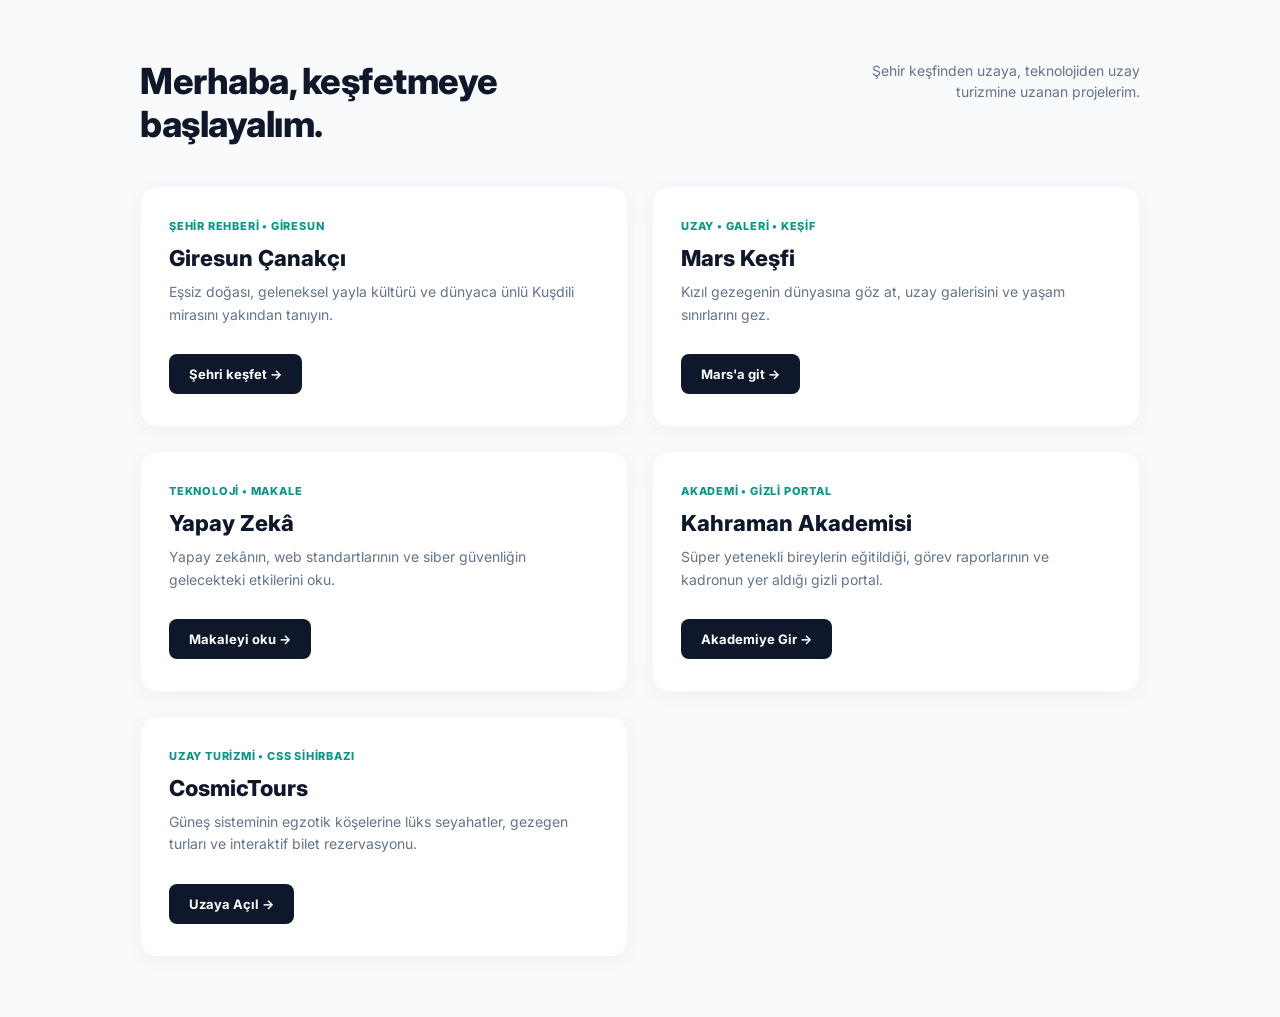
<file: index.html>
<!DOCTYPE html>
<html lang="tr">
<head>
    <meta charset="UTF-8">
    <meta name="viewport" content="width=device-width, initial-scale=1.0">
    <title>Keşfetmeye Başlayalım | Asım Can Karasakal</title>
    <link href="https://fonts.googleapis.com/css2?family=Inter:wght@400;500;600;700;800&display=swap" rel="stylesheet">
    <style>
        * { margin: 0; padding: 0; box-sizing: border-box; font-family: 'Inter', system-ui, sans-serif; }
        body { background-color: #f8fafc; color: #0f172a; padding: 60px 20px; min-height: 100vh; }
        .container { max-width: 1000px; margin: 0 auto; }
        .header-section { display: flex; justify-content: space-between; align-items: flex-start; margin-bottom: 40px; gap: 20px; }
        .header-title h1 { font-size: 36px; font-weight: 800; color: #0f172a; line-height: 1.2; letter-spacing: -0.5px; }
        .header-desc { max-width: 320px; color: #64748b; font-size: 14px; line-height: 1.5; text-align: right; }
        .proje-grid { display: grid; grid-template-columns: repeat(2, 1fr); gap: 24px; }
        .proje-kart { background: #ffffff; border-radius: 16px; padding: 32px 28px; box-shadow: 0 4px 20px rgba(0, 0, 0, 0.04); border: 1px solid #f1f5f9; display: flex; flex-direction: column; justify-content: space-between; transition: transform 0.2s ease, box-shadow 0.2s ease; }
        .proje-kart:hover { transform: translateY(-4px); box-shadow: 0 12px 30px rgba(0, 0, 0, 0.08); }
        .proje-rozet { font-size: 11px; font-weight: 800; color: #0d9488; text-transform: uppercase; letter-spacing: 0.8px; margin-bottom: 12px; display: block; }
        .proje-kart h3 { font-size: 22px; font-weight: 800; color: #0f172a; margin-bottom: 10px; }
        .proje-kart p { font-size: 14px; color: #64748b; line-height: 1.6; margin-bottom: 28px; }
        .main-btn { display: inline-block; align-self: flex-start; background-color: #0f172a; color: #ffffff; text-decoration: none; font-size: 13px; font-weight: 700; padding: 12px 20px; border-radius: 8px; transition: background-color 0.2s ease; }
        .main-btn:hover { background-color: #1e293b; }
        @media (max-width: 768px) {
            .header-section { flex-direction: column; }
            .header-desc { text-align: left; }
            .proje-grid { grid-template-columns: 1fr; }
        }
    </style>
</head>
<body>

    <div class="container">
        <div class="header-section">
            <div class="header-title">
                <h1>Merhaba, keşfetmeye<br>başlayalım.</h1>
            </div>
            <div class="header-desc">
                Şehir keşfinden uzaya, teknolojiden uzay turizmine uzanan projelerim.
            </div>
        </div>

        <div class="proje-grid">
            <!-- Proje 1 -->
            <div class="proje-kart">
                <div>
                    <span class="proje-rozet">ŞEHİR REHBERİ • GİRESUN</span>
                    <h3>Giresun Çanakçı</h3>
                    <p>Eşsiz doğası, geleneksel yayla kültürü ve dünyaca ünlü Kuşdili mirasını yakından tanıyın.</p>
                </div>
                <a href="proje1/index.html" class="main-btn">Şehri keşfet &rarr;</a>
            </div>

            <!-- Proje 2 -->
            <div class="proje-kart">
                <div>
                    <span class="proje-rozet">UZAY • GALERİ • KEŞİF</span>
                    <h3>Mars Keşfi</h3>
                    <p>Kızıl gezegenin dünyasına göz at, uzay galerisini ve yaşam sınırlarını gez.</p>
                </div>
                <a href="proje2/index.html" class="main-btn">Mars'a git &rarr;</a>
            </div>

            <!-- Proje 3 -->
            <div class="proje-kart">
                <div>
                    <span class="proje-rozet">TEKNOLOJİ • MAKALE</span>
                    <h3>Yapay Zekâ</h3>
                    <p>Yapay zekânın, web standartlarının ve siber güvenliğin gelecekteki etkilerini oku.</p>
                </div>
                <a href="proje3/index.html" class="main-btn">Makaleyi oku &rarr;</a>
            </div>

            <!-- Proje 4 -->
            <div class="proje-kart">
                <div>
                    <span class="proje-rozet">AKADEMİ • GİZLİ PORTAL</span>
                    <h3>Kahraman Akademisi</h3>
                    <p>Süper yetenekli bireylerin eğitildiği, görev raporlarının ve kadronun yer aldığı gizli portal.</p>
                </div>
                <a href="proje4/index.html" class="main-btn">Akademiye Gir &rarr;</a>
            </div>

            <!-- Proje 5 (YENİ PROJE) -->
            <div class="proje-kart">
                <div>
                    <span class="proje-rozet">UZAY TURİZMİ • CSS SİHİRBAZI</span>
                    <h3>CosmicTours</h3>
                    <p>Güneş sisteminin egzotik köşelerine lüks seyahatler, gezegen turları ve interaktif bilet rezervasyonu.</p>
                </div>
                <a href="proje5/index.html" class="main-btn">Uzaya Açıl &rarr;</a>
            </div>
        </div>
    </div>

</body>
</html>
</file>
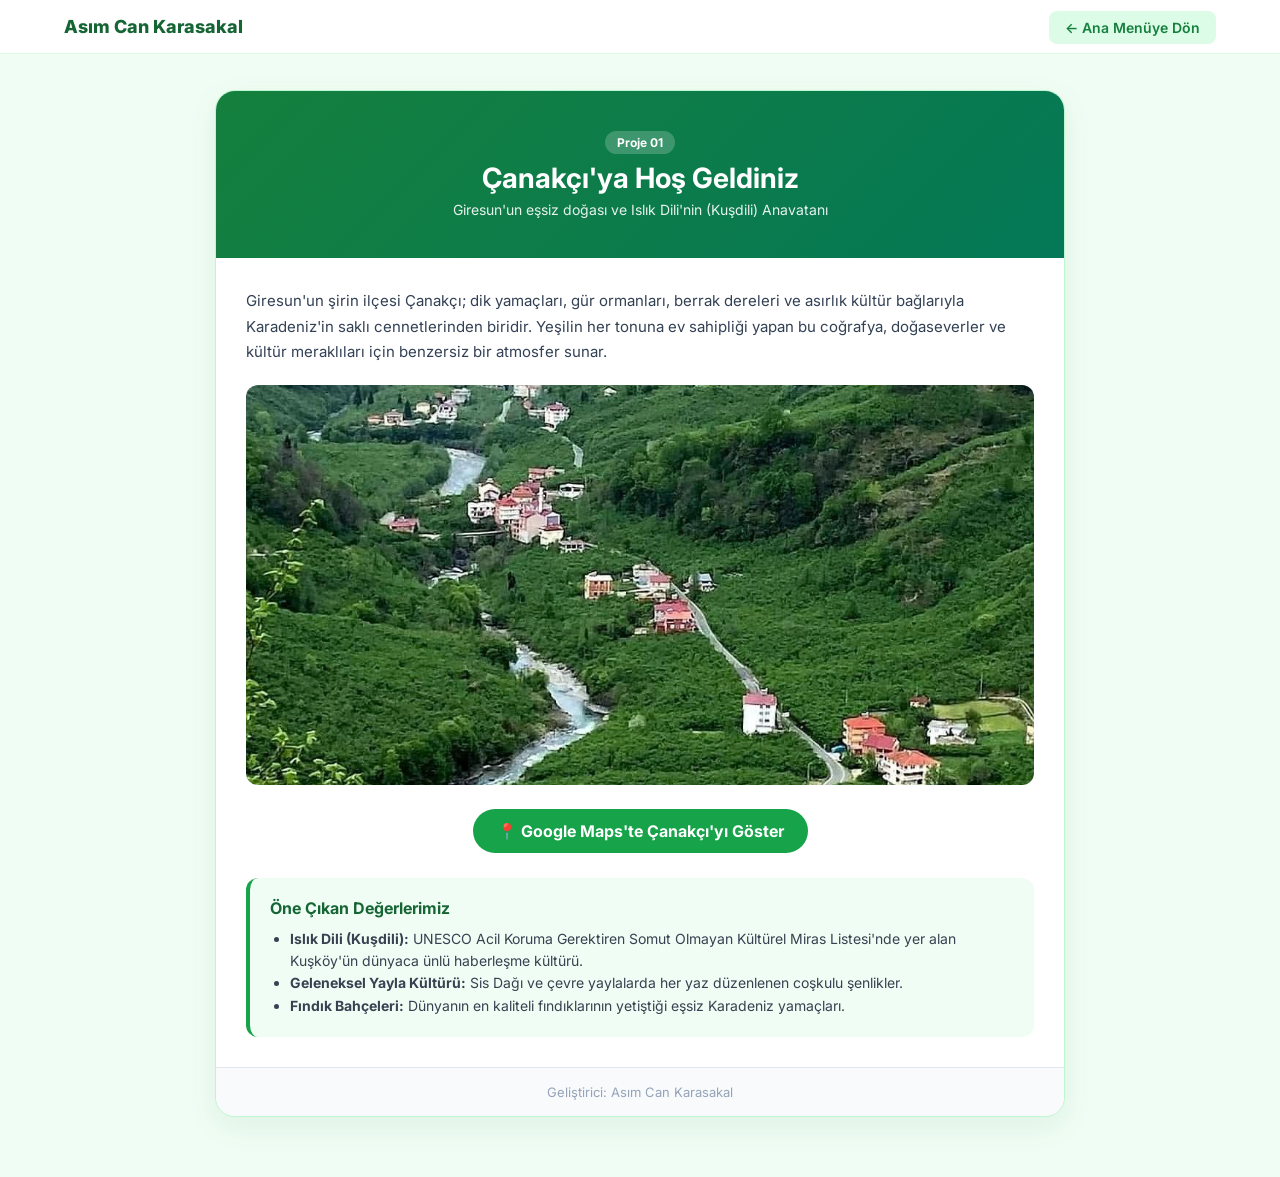
<file: proje1/index.html>
<!DOCTYPE html>
<html lang="tr">
<head>
    <meta charset="UTF-8">
    <meta name="viewport" content="width=device-width, initial-scale=1.0">
    <title>Giresun Çanakçı | Asım Can Karasakal</title>
    <link href="https://fonts.googleapis.com/css2?family=Inter:wght@400;600;700;800&display=swap" rel="stylesheet">
    <style>
        * { margin: 0; padding: 0; box-sizing: border-box; font-family: 'Inter', system-ui, sans-serif; }
        body { background-color: #f0fdf4; color: #0f172a; padding-bottom: 40px; }
        .ana-nav { position: fixed; top: 0; left: 0; width: 100%; background: rgba(255, 255, 255, 0.95); backdrop-filter: blur(10px); display: flex; justify-content: space-between; align-items: center; padding: 16px 5%; z-index: 999; border-bottom: 1px solid #dcfce7; }
        .logo { font-size: 18px; font-weight: 800; color: #166534; }
        .nav-links a { color: #15803d; text-decoration: none; font-size: 14px; font-weight: 600; padding: 8px 16px; border-radius: 8px; background: #dcfce7; transition: all 0.2s ease; }
        .nav-links a:hover { background: #bbf7d0; }
        .detay-kapsayici { max-width: 850px; margin: 90px auto 20px auto; background: #ffffff; border-radius: 20px; overflow: hidden; border: 1px solid #bbf7d0; box-shadow: 0 10px 30px rgba(22, 101, 52, 0.08); }
        .detay-baslik-kutusu { padding: 40px 20px; text-align: center; color: white; background: linear-gradient(135deg, #15803d, #047857); }
        .detay-rozet { background: rgba(255, 255, 255, 0.2); padding: 4px 12px; border-radius: 20px; font-size: 12px; font-weight: 700; }
        .detay-baslik-kutusu h2 { font-size: 28px; margin-top: 10px; }
        .detay-baslik-kutusu p { font-size: 14px; opacity: 0.9; margin-top: 6px; }
        .detay-icerik { padding: 30px; }
        .detay-icerik p { font-size: 15px; color: #334155; line-height: 1.7; margin-bottom: 20px; }
        .detay-gorsel { width: 100%; max-height: 400px; object-fit: cover; border-radius: 12px; margin-bottom: 20px; }
        .harita-alani { text-align: center; margin-bottom: 25px; }
        .action-btn { display: inline-block; padding: 12px 24px; border-radius: 25px; color: white; text-decoration: none; font-weight: 700; background: #16a34a; transition: background 0.2s; }
        .action-btn:hover { background: #15803d; }
        .bilgi-kutusu { padding: 20px; border-radius: 12px; background: #f0fdf4; border-left: 4px solid #16a34a; }
        .bilgi-kutusu h4 { color: #166534; margin-bottom: 10px; }
        .bilgi-kutusu ul { margin-left: 20px; color: #374151; font-size: 14px; line-height: 1.6; }
        .detay-alt { text-align: center; padding: 16px; background: #f8fafc; color: #94a3b8; font-size: 13px; border-top: 1px solid #e2e8f0; }
    </style>
</head>
<body>

    <nav class="ana-nav">
        <div class="logo">Asım Can Karasakal</div>
        <div class="nav-links">
            <a href="../index.html">&larr; Ana Menüye Dön</a>
        </div>
    </nav>

    <div class="detay-kapsayici">
        <div class="detay-baslik-kutusu">
            <span class="detay-rozet">Proje 01</span>
            <h2>Çanakçı'ya Hoş Geldiniz</h2>
            <p>Giresun'un eşsiz doğası ve Islık Dili'nin (Kuşdili) Anavatanı</p>
        </div>

        <div class="detay-icerik">
            <p>
                Giresun'un şirin ilçesi Çanakçı; dik yamaçları, gür ormanları, berrak dereleri ve asırlık kültür bağlarıyla Karadeniz'in saklı cennetlerinden biridir. Yeşilin her tonuna ev sahipliği yapan bu coğrafya, doğaseverler ve kültür meraklıları için benzersiz bir atmosfer sunar.
            </p>

            <!-- Resim sadece detay sayfasında görüntüleniyor -->
            <img src="resimler1/canakci.jpg" alt="Çanakçı Doğası" class="detay-gorsel">

            <div class="harita-alani">
                <a href="https://www.google.com/maps/search/?api=1&query=%C3%87anak%C3%A7%C4%B1+Giresun" target="_blank" class="action-btn">
                    📍 Google Maps'te Çanakçı'yı Göster
                </a>
            </div>

            <div class="bilgi-kutusu">
                <h4>Öne Çıkan Değerlerimiz</h4>
                <ul>
                    <li><strong>Islık Dili (Kuşdili):</strong> UNESCO Acil Koruma Gerektiren Somut Olmayan Kültürel Miras Listesi'nde yer alan Kuşköy'ün dünyaca ünlü haberleşme kültürü.</li>
                    <li><strong>Geleneksel Yayla Kültürü:</strong> Sis Dağı ve çevre yaylalarda her yaz düzenlenen coşkulu şenlikler.</li>
                    <li><strong>Fındık Bahçeleri:</strong> Dünyanın en kaliteli fındıklarının yetiştiği eşsiz Karadeniz yamaçları.</li>
                </ul>
            </div>
        </div>

        <div class="detay-alt">Geliştirici: Asım Can Karasakal</div>
    </div>

</body>
</html>
</file>
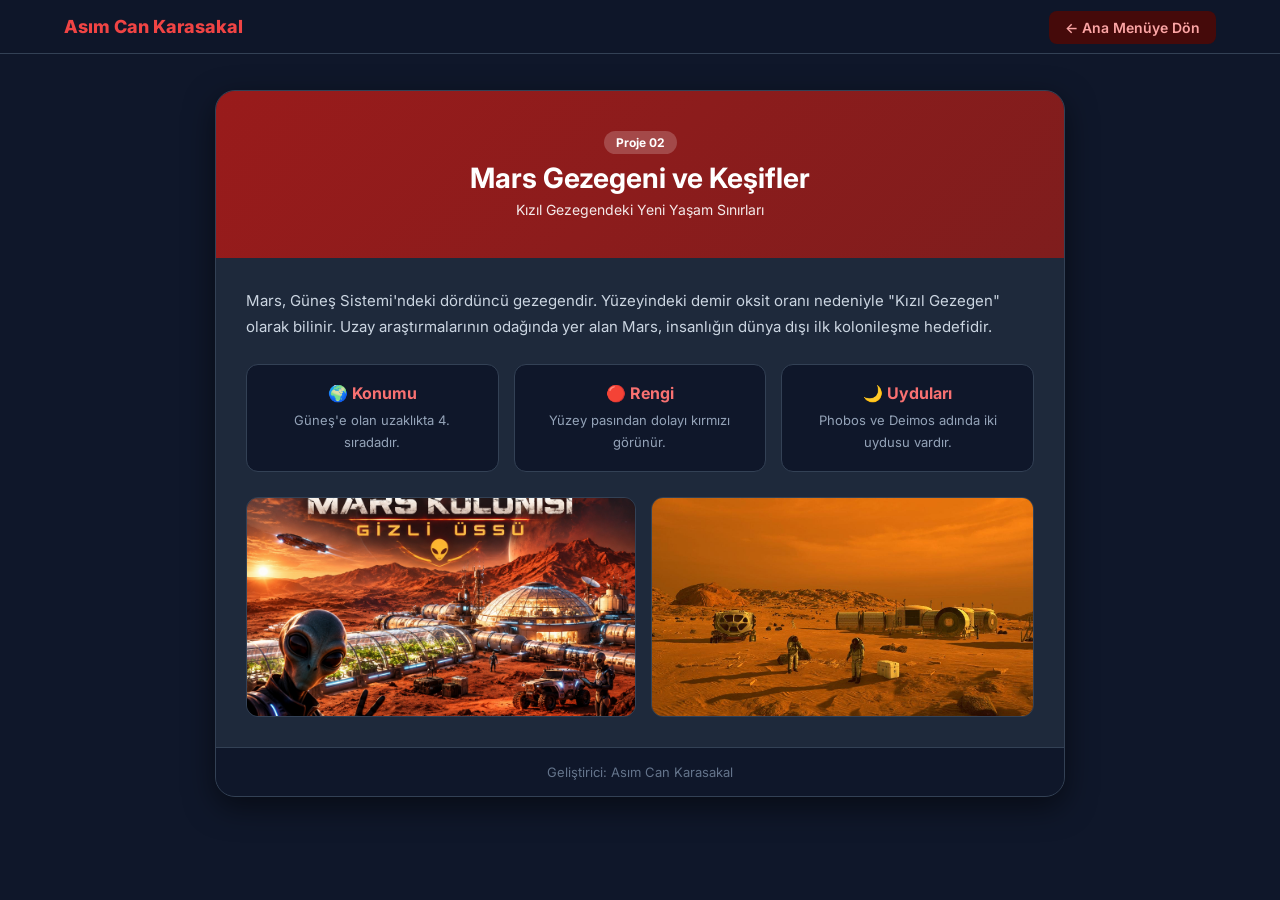
<file: proje2/index.html>
<!DOCTYPE html>
<html lang="tr">
<head>
    <meta charset="UTF-8">
    <meta name="viewport" content="width=device-width, initial-scale=1.0">
    <title>Mars Keşfi | Asım Can Karasakal</title>
    <link href="https://fonts.googleapis.com/css2?family=Inter:wght@400;600;700;800&display=swap" rel="stylesheet">
    <style>
        * { margin: 0; padding: 0; box-sizing: border-box; font-family: 'Inter', system-ui, sans-serif; }
        body { background-color: #0f172a; color: #f8fafc; padding-bottom: 40px; }
        .ana-nav { position: fixed; top: 0; left: 0; width: 100%; background: rgba(15, 23, 42, 0.95); backdrop-filter: blur(10px); display: flex; justify-content: space-between; align-items: center; padding: 16px 5%; z-index: 999; border-bottom: 1px solid #334155; }
        .logo { font-size: 18px; font-weight: 800; color: #ef4444; }
        .nav-links a { color: #fca5a5; text-decoration: none; font-size: 14px; font-weight: 600; padding: 8px 16px; border-radius: 8px; background: #450a0a; transition: all 0.2s ease; }
        .nav-links a:hover { background: #7f1d1d; }
        .detay-kapsayici { max-width: 850px; margin: 90px auto 20px auto; background: #1e293b; border-radius: 20px; overflow: hidden; border: 1px solid #334155; box-shadow: 0 10px 30px rgba(0, 0, 0, 0.5); }
        .detay-baslik-kutusu { padding: 40px 20px; text-align: center; color: white; background: linear-gradient(135deg, #991b1b, #7f1d1d); }
        .detay-rozet { background: rgba(255, 255, 255, 0.2); padding: 4px 12px; border-radius: 20px; font-size: 12px; font-weight: 700; }
        .detay-baslik-kutusu h2 { font-size: 28px; margin-top: 10px; }
        .detay-baslik-kutusu p { font-size: 14px; opacity: 0.9; margin-top: 6px; }
        .detay-icerik { padding: 30px; }
        .detay-icerik p { font-size: 15px; color: #cbd5e1; line-height: 1.7; margin-bottom: 25px; }
        .kart-grid { display: grid; grid-template-columns: repeat(auto-fit, minmax(200px, 1fr)); gap: 15px; margin-bottom: 25px; }
        .bilgi-kart { background: #0f172a; padding: 18px; border-radius: 12px; border: 1px solid #334155; text-align: center; }
        .bilgi-kart h4 { color: #f87171; margin-bottom: 6px; }
        .bilgi-kart p { font-size: 13px; color: #94a3b8; margin-bottom: 0; }
        .gorsel-galeri { display: flex; gap: 15px; }
        .gorsel-galeri img { width: 50%; height: 220px; object-fit: cover; border-radius: 12px; border: 1px solid #334155; }
        .detay-alt { text-align: center; padding: 16px; background: #0f172a; color: #64748b; font-size: 13px; border-top: 1px solid #334155; }
    </style>
</head>
<body>

    <nav class="ana-nav">
        <div class="logo">Asım Can Karasakal</div>
        <div class="nav-links">
            <a href="../index.html">&larr; Ana Menüye Dön</a>
        </div>
    </nav>

    <div class="detay-kapsayici">
        <div class="detay-baslik-kutusu">
            <span class="detay-rozet">Proje 02</span>
            <h2>Mars Gezegeni ve Keşifler</h2>
            <p>Kızıl Gezegendeki Yeni Yaşam Sınırları</p>
        </div>

        <div class="detay-icerik">
            <p>
                Mars, Güneş Sistemi'ndeki dördüncü gezegendir. Yüzeyindeki demir oksit oranı nedeniyle "Kızıl Gezegen" olarak bilinir. Uzay araştırmalarının odağında yer alan Mars, insanlığın dünya dışı ilk kolonileşme hedefidir.
            </p>

            <div class="kart-grid">
                <div class="bilgi-kart">
                    <h4>🌍 Konumu</h4>
                    <p>Güneş'e olan uzaklıkta 4. sıradadır.</p>
                </div>
                <div class="bilgi-kart">
                    <h4>🔴 Rengi</h4>
                    <p>Yüzey pasından dolayı kırmızı görünür.</p>
                </div>
                <div class="bilgi-kart">
                    <h4>🌙 Uyduları</h4>
                    <p>Phobos ve Deimos adında iki uydusu vardır.</p>
                </div>
            </div>

            <!-- Resimler sadece detay sayfasında görüntüleniyor -->
            <div class="gorsel-galeri">
                <img src="resimler1/mars1.jpg" alt="Mars Yüzeyi">
                <img src="resimler1/mars2.jpg" alt="Mars Keşfi">
            </div>
        </div>

        <div class="detay-alt">Geliştirici: Asım Can Karasakal</div>
    </div>

</body>
</html>
</file>
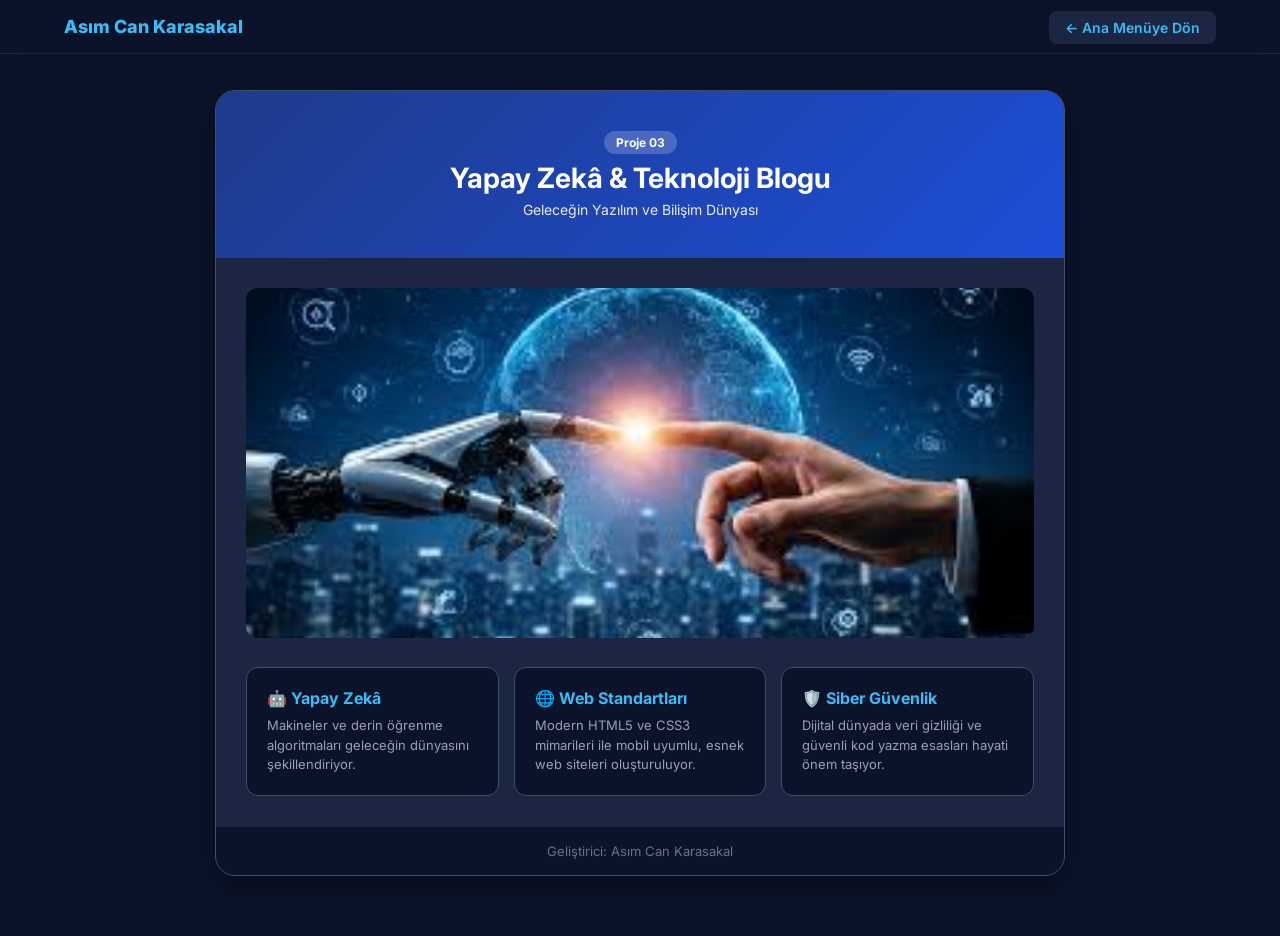
<file: proje3/index.html>
<!DOCTYPE html>
<html lang="tr">
<head>
    <meta charset="UTF-8">
    <meta name="viewport" content="width=device-width, initial-scale=1.0">
    <title>Yapay Zekâ &amp; Teknoloji | Asım Can Karasakal</title>
    <link href="https://fonts.googleapis.com/css2?family=Inter:wght@400;600;700;800&display=swap" rel="stylesheet">
    <style>
        * { margin: 0; padding: 0; box-sizing: border-box; font-family: 'Inter', system-ui, sans-serif; }
        body { background-color: #0b132b; color: #ffffff; padding-bottom: 40px; }
        .ana-nav { position: fixed; top: 0; left: 0; width: 100%; background: rgba(11, 19, 43, 0.95); backdrop-filter: blur(10px); display: flex; justify-content: space-between; align-items: center; padding: 16px 5%; z-index: 999; border-bottom: 1px solid #1c2541; }
        .logo { font-size: 18px; font-weight: 800; color: #38bdf8; }
        .nav-links a { color: #38bdf8; text-decoration: none; font-size: 14px; font-weight: 600; padding: 8px 16px; border-radius: 8px; background: #1c2541; transition: all 0.2s ease; }
        .nav-links a:hover { background: #3a506b; }
        .detay-kapsayici { max-width: 850px; margin: 90px auto 20px auto; background: #1c2541; border-radius: 20px; overflow: hidden; border: 1px solid #3a506b; box-shadow: 0 10px 30px rgba(0, 0, 0, 0.4); }
        .detay-baslik-kutusu { padding: 40px 20px; text-align: center; color: white; background: linear-gradient(135deg, #1e3a8a, #1d4ed8); }
        .detay-rozet { background: rgba(255, 255, 255, 0.2); padding: 4px 12px; border-radius: 20px; font-size: 12px; font-weight: 700; }
        .detay-baslik-kutusu h2 { font-size: 28px; margin-top: 10px; }
        .detay-baslik-kutusu p { font-size: 14px; opacity: 0.9; margin-top: 6px; }
        .detay-icerik { padding: 30px; }
        .detay-gorsel { width: 100%; max-height: 350px; object-fit: cover; border-radius: 12px; margin-bottom: 25px; }
        .kart-grid { display: grid; grid-template-columns: repeat(auto-fit, minmax(220px, 1fr)); gap: 15px; }
        .bilgi-kart { background: #0b132b; padding: 20px; border-radius: 12px; border: 1px solid #3a506b; }
        .bilgi-kart h3 { color: #38bdf8; font-size: 16px; margin-bottom: 8px; }
        .bilgi-kart p { font-size: 13px; color: #94a3b8; line-height: 1.5; }
        .detay-alt { text-align: center; padding: 16px; background: #0b132b; color: #64748b; font-size: 13px; border-top: 1px solid #1c2541; }
    </style>
</head>
<body>

    <nav class="ana-nav">
        <div class="logo">Asım Can Karasakal</div>
        <div class="nav-links">
            <a href="../index.html">&larr; Ana Menüye Dön</a>
        </div>
    </nav>

    <div class="detay-kapsayici">
        <div class="detay-baslik-kutusu">
            <span class="detay-rozet">Proje 03</span>
            <h2>Yapay Zekâ &amp; Teknoloji Blogu</h2>
            <p>Geleceğin Yazılım ve Bilişim Dünyası</p>
        </div>

        <div class="detay-icerik">
            <!-- Resim sadece detay sayfasında görüntüleniyor -->
            <img src="resimler1/teknoloji.jpg" alt="Yapay Zekâ" class="detay-gorsel">

            <div class="kart-grid">
                <div class="bilgi-kart">
                    <h3>🤖 Yapay Zekâ</h3>
                    <p>Makineler ve derin öğrenme algoritmaları geleceğin dünyasını şekillendiriyor.</p>
                </div>
                <div class="bilgi-kart">
                    <h3>🌐 Web Standartları</h3>
                    <p>Modern HTML5 ve CSS3 mimarileri ile mobil uyumlu, esnek web siteleri oluşturuluyor.</p>
                </div>
                <div class="bilgi-kart">
                    <h3>🛡️ Siber Güvenlik</h3>
                    <p>Dijital dünyada veri gizliliği ve güvenli kod yazma esasları hayati önem taşıyor.</p>
                </div>
            </div>
        </div>

        <div class="detay-alt">Geliştirici: Asım Can Karasakal</div>
    </div>

</body>
</html>
</file>
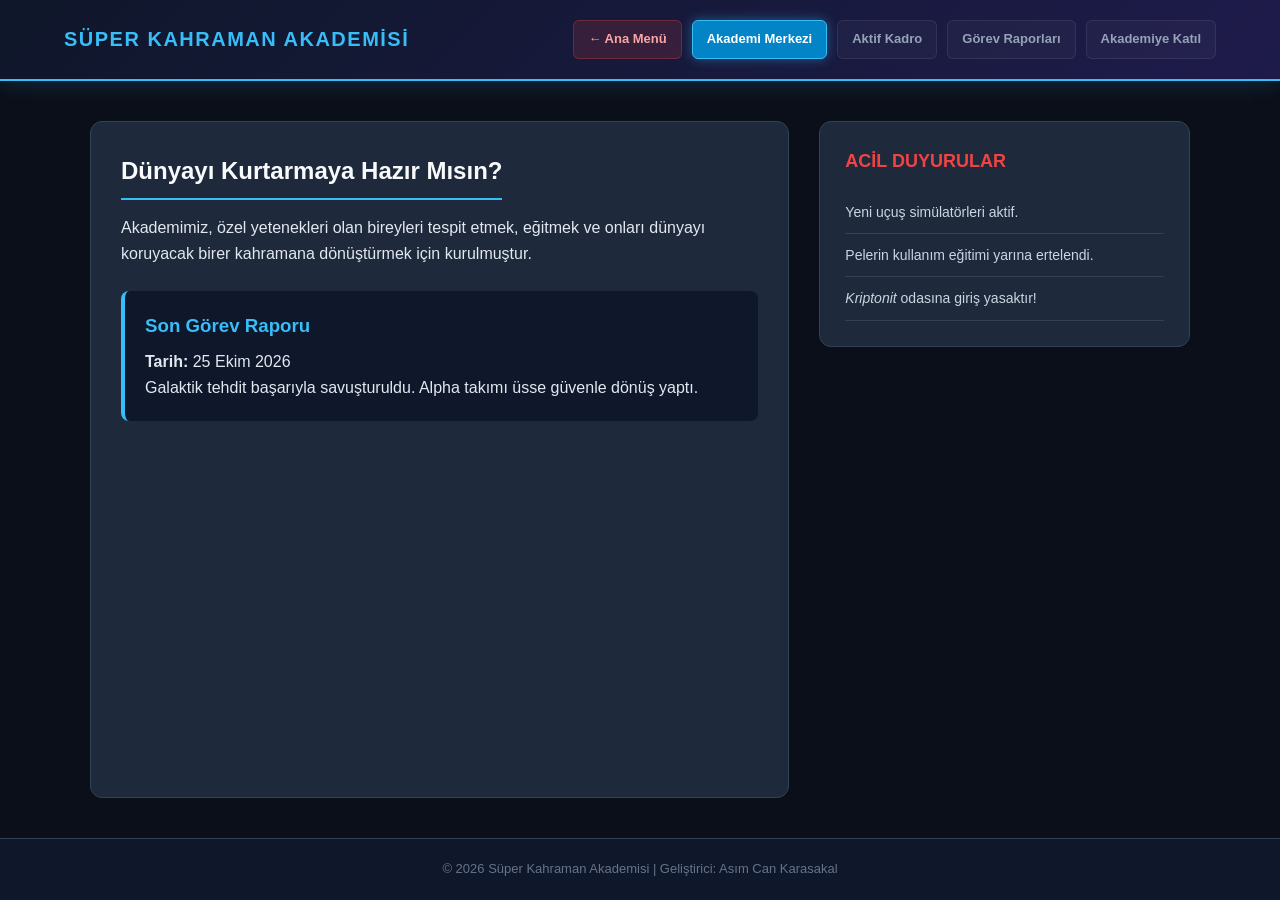
<file: proje4/index.html>
<!DOCTYPE html>
<html lang="tr">
<head>
    <meta charset="UTF-8">
    <meta name="viewport" content="width=device-width, initial-scale=1.0">
    <title>Süper Kahraman Akademisi | Proje 04</title>
    <link rel="stylesheet" href="style.css">
</head>
<body>

    <header>
        <h1>SÜPER KAHRAMAN AKADEMİSİ</h1>
        <nav>
            <a href="../index.html" class="ana-menu-link">&larr; Ana Menü</a>
            <a href="index.html" class="aktif">Akademi Merkezi</a>
            <a href="kadro.html">Aktif Kadro</a>
            <a href="gorevler.html">Görev Raporları</a>
            <a href="basvuru.html">Akademiye Katıl</a>
        </nav>
    </header>

    <main>
        <section class="ana-icerik">
            <h2>Dünyayı Kurtarmaya Hazır Mısın?</h2>
            <p>Akademimiz, özel yetenekleri olan bireyleri tespit etmek, eğitmek ve onları dünyayı koruyacak birer kahramana dönüştürmek için kurulmuştur.</p>
            
            <article>
                <h3>Son Görev Raporu</h3>
                <p><strong>Tarih:</strong> <time datetime="2026-10-25">25 Ekim 2026</time></p>
                <p>Galaktik tehdit başarıyla savuşturuldu. Alpha takımı üsse güvenle dönüş yaptı.</p>
            </article>
        </section>

        <aside class="duyurular">
            <h3>Acil Duyurular</h3>
            <ul>
                <li>Yeni uçuş simülatörleri aktif.</li>
                <li>Pelerin kullanım eğitimi yarına ertelendi.</li>
                <li><em>Kriptonit</em> odasına giriş yasaktır!</li>
            </ul>
        </aside>
    </main>

    <footer>
        <p>&copy; 2026 Süper Kahraman Akademisi | Geliştirici: Asım Can Karasakal</p>
    </footer>

</body>
</html>
</file>
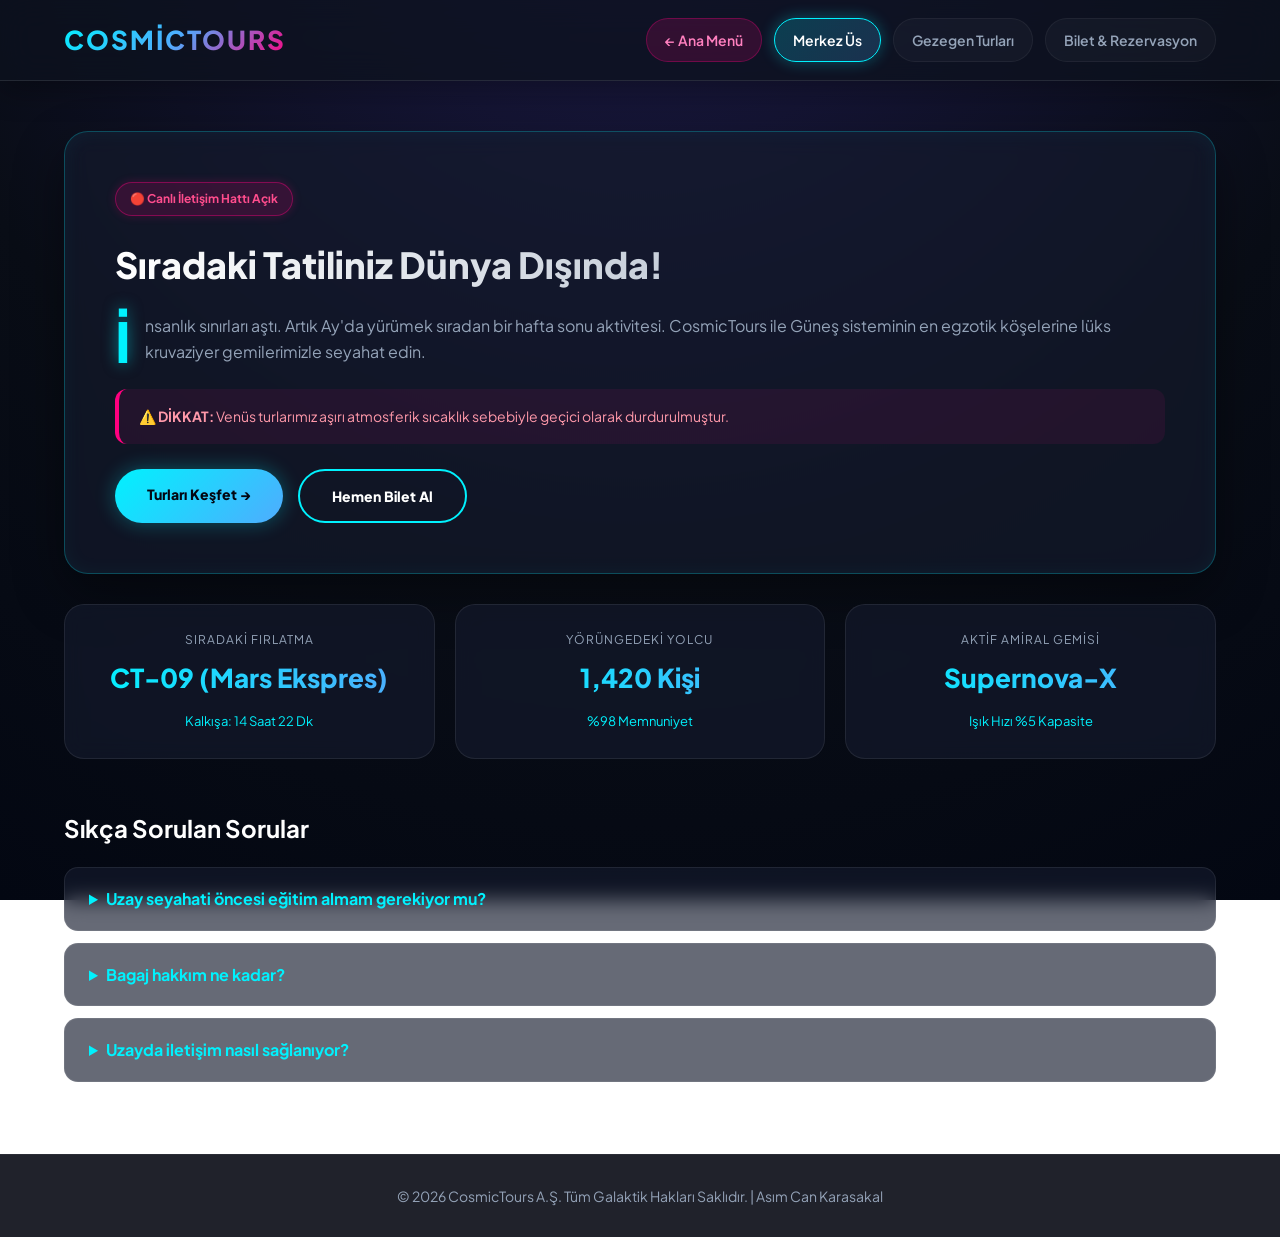
<file: proje5/index.html>
<!DOCTYPE html>
<html lang="tr">
<head>
    <meta charset="UTF-8">
    <meta name="viewport" content="width=device-width, initial-scale=1.0">
    <title>CosmicTours | Geleceğin Uzay Turizmi Portalı</title>
    <link rel="stylesheet" href="style.css">
</head>
<body>

    <header>
        <h1 id="logo">CosmicTours</h1>
        <nav>
            <a href="../index.html" class="ana-menu-link">&larr; Ana Menü</a>
            <a href="index.html" class="aktif-link">Merkez Üs</a>
            <a href="turlar.html">Gezegen Turları</a>
            <a href="rezervasyon.html">Bilet & Rezervasyon</a>
        </nav>
    </header>

    <main>
        <!-- Karşılama Paneli -->
        <section class="karsilama-alani">
            <span class="rozet rozet-canli">🔴 Canlı İletişim Hattı Açık</span>
            <h2 class="ana-sayfa-ozel">Sıradaki Tatiliniz Dünya Dışında!</h2>
            
            <p class="hikaye-metni">İnsanlık sınırları aştı. Artık Ay'da yürümek sıradan bir hafta sonu aktivitesi. CosmicTours ile Güneş sisteminin en egzotik köşelerine lüks kruvaziyer gemilerimizle seyahat edin.</p>
            
            <p class="uyari-kutusu">
                ⚠️ <strong>DİKKAT:</strong> Venüs turlarımız aşırı atmosferik sıcaklık sebebiyle geçici olarak durdurulmuştur.
            </p>

            <div class="buton-grubu">
                <a href="turlar.html" class="neon-buton">Turları Keşfet &rarr;</a>
                <a href="rezervasyon.html" class="neon-buton ikincil-buton">Hemen Bilet Al</a>
            </div>
        </section>

        <!-- Canlı Görev Panosu -->
        <section class="pano-konteyner">
            <div class="pano-karti">
                <span class="pano-baslik">Sıradaki Fırlatma</span>
                <span class="pano-deger">CT-09 (Mars Ekspres)</span>
                <span class="pano-alt">Kalkışa: 14 Saat 22 Dk</span>
            </div>
            <div class="pano-karti">
                <span class="pano-baslik">Yörüngedeki Yolcu</span>
                <span class="pano-deger">1,420 Kişi</span>
                <span class="pano-alt">%98 Memnuniyet</span>
            </div>
            <div class="pano-karti">
                <span class="pano-baslik">Aktif Amiral Gemisi</span>
                <span class="pano-deger">Supernova-X</span>
                <span class="pano-alt">Işık Hızı %5 Kapasite</span>
            </div>
        </section>

        <!-- Sıkça Sorulan Sorular -->
        <section class="sss-bolumu">
            <h2>Sıkça Sorulan Sorular</h2>
            <details class="sss-kutu">
                <summary>Uzay seyahati öncesi eğitim almam gerekiyor mu?</summary>
                <p>Evet, tüm yolcularımız fırlatmadan önce 3 günlük yerçekimsiz ortam ve güvenlik eğitimi simülasyonuna katılmak zorundadır.</p>
            </details>
            <details class="sss-kutu">
                <summary>Bagaj hakkım ne kadar?</summary>
                <p>Her yolcunun maksimum 15 kg kişisel bagaj hakkı bulunmaktadır. Fazla bagaj uzay mekiklerinde ekstra yakıt maliyeti yaratır.</p>
            </details>
            <details class="sss-kutu">
                <summary>Uzayda iletişim nasıl sağlanıyor?</summary>
                <p>Gemilerimiz Kuantum Lazer İletişim Ağı (QLINK) ile Dünya'ya sıfır gecikmeli HD görüntülü arama olanağı sağlar.</p>
            </details>
        </section>
    </main>

    <footer>
        <p>&copy; 2026 CosmicTours A.Ş. Tüm Galaktik Hakları Saklıdır. | Asım Can Karasakal</p>
    </footer>

</body>
</html>
</file>
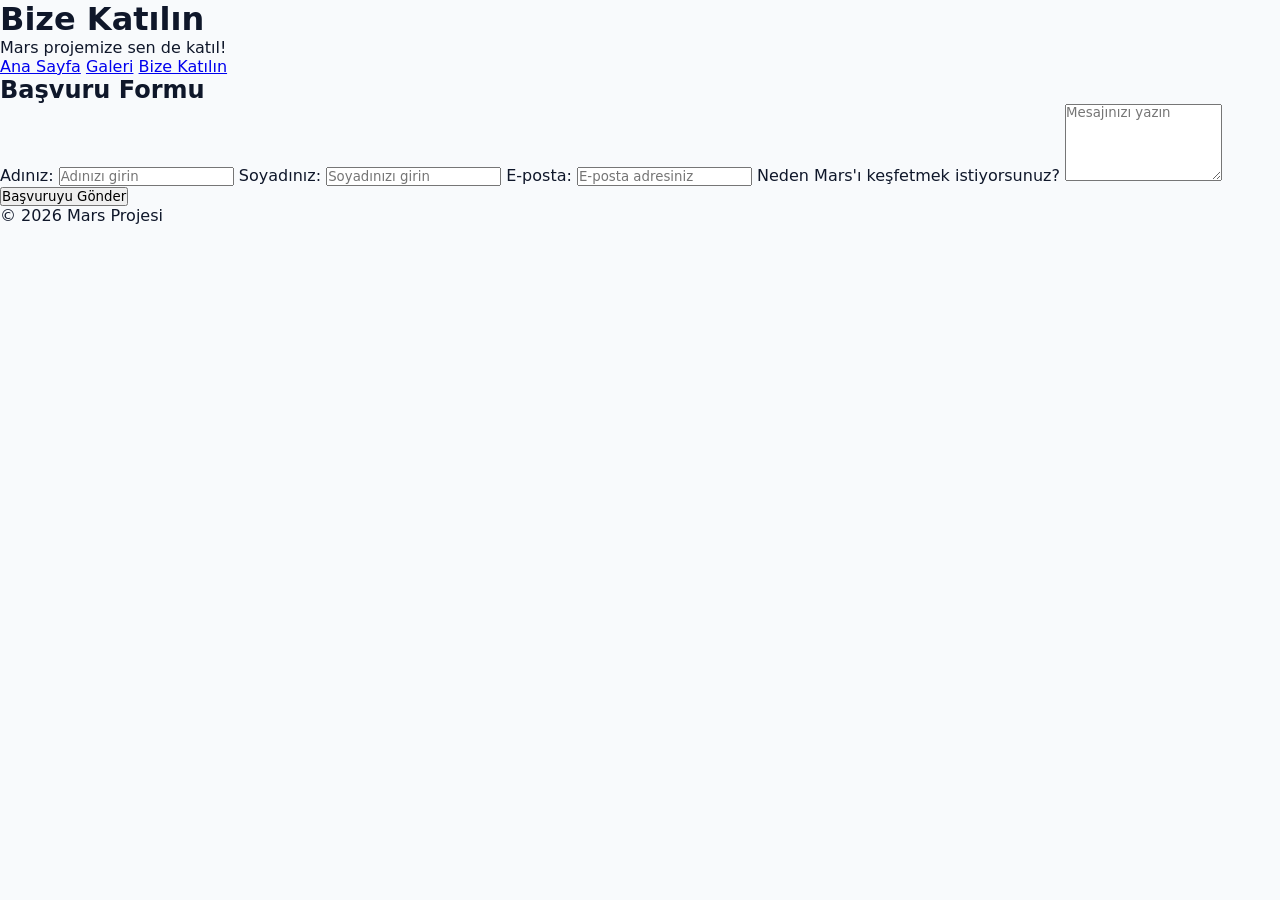
<file: basvuru.html>
<!DOCTYPE html>
<html lang="tr">
<head>
    <meta charset="UTF-8">
    <meta name="viewport" content="width=device-width, initial-scale=1.0">
    <title>Bize Katılın</title>
    <link rel="stylesheet" href="style.css">
</head>
<body>

    <header>
        <h1>Bize Katılın</h1>
        <p>Mars projemize sen de katıl!</p>
    </header>

    <nav>
        <a href="index.html">Ana Sayfa</a>
        <a href="galeri.html">Galeri</a>
        <a href="basvuru.html">Bize Katılın</a>
    </nav>

    <main>
        <section class="form-alani">
            <h2>Başvuru Formu</h2>

            <form>
                <label for="ad">Adınız:</label>
                <input type="text" id="ad" name="ad" placeholder="Adınızı girin">

                <label for="soyad">Soyadınız:</label>
                <input type="text" id="soyad" name="soyad" placeholder="Soyadınızı girin">

                <label for="email">E-posta:</label>
                <input type="email" id="email" name="email" placeholder="E-posta adresiniz">

                <label for="mesaj">Neden Mars'ı keşfetmek istiyorsunuz?</label>
                <textarea id="mesaj" name="mesaj" rows="5" placeholder="Mesajınızı yazın"></textarea>

                <button type="submit">Başvuruyu Gönder</button>
            </form>
        </section>
    </main>

    <footer>
        <p>© 2026 Mars Projesi</p>
    </footer>

</body>
</html>
</file>
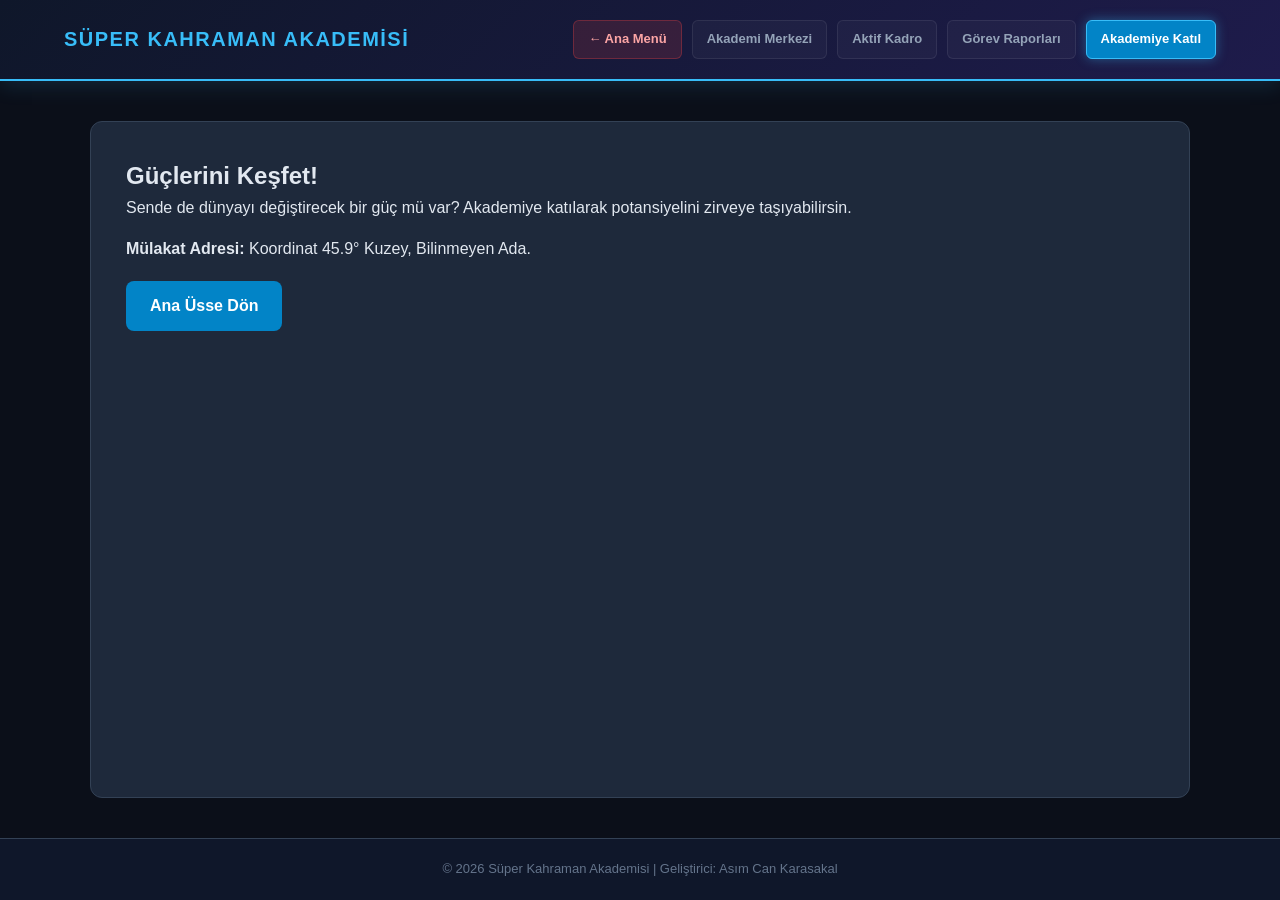
<file: proje4/basvuru.html>
<!DOCTYPE html>
<html lang="tr">
<head>
    <meta charset="UTF-8">
    <meta name="viewport" content="width=device-width, initial-scale=1.0">
    <title>Akademiye Katıl | Proje 04</title>
    <link rel="stylesheet" href="style.css">
</head>
<body>

    <header>
        <h1>SÜPER KAHRAMAN AKADEMİSİ</h1>
        <nav>
            <a href="../index.html" class="ana-menu-link">&larr; Ana Menü</a>
            <a href="index.html">Akademi Merkezi</a>
            <a href="kadro.html">Aktif Kadro</a>
            <a href="gorevler.html">Görev Raporları</a>
            <a href="basvuru.html" class="aktif">Akademiye Katıl</a>
        </nav>
    </header>

    <main>
        <section class="tam-sayfa">
            <h2>Güçlerini Keşfet!</h2>
            <p>Sende de dünyayı değiştirecek bir güç mü var? Akademiye katılarak potansiyelini zirveye taşıyabilirsin.</p>
            <p style="margin-top: 15px;"><strong>Mülakat Adresi:</strong> Koordinat 45.9° Kuzey, Bilinmeyen Ada.</p>
            <a href="index.html" class="buton">Ana Üsse Dön</a>
        </section>
    </main>

    <footer>
        <p>&copy; 2026 Süper Kahraman Akademisi | Geliştirici: Asım Can Karasakal</p>
    </footer>

</body>
</html>
</file>
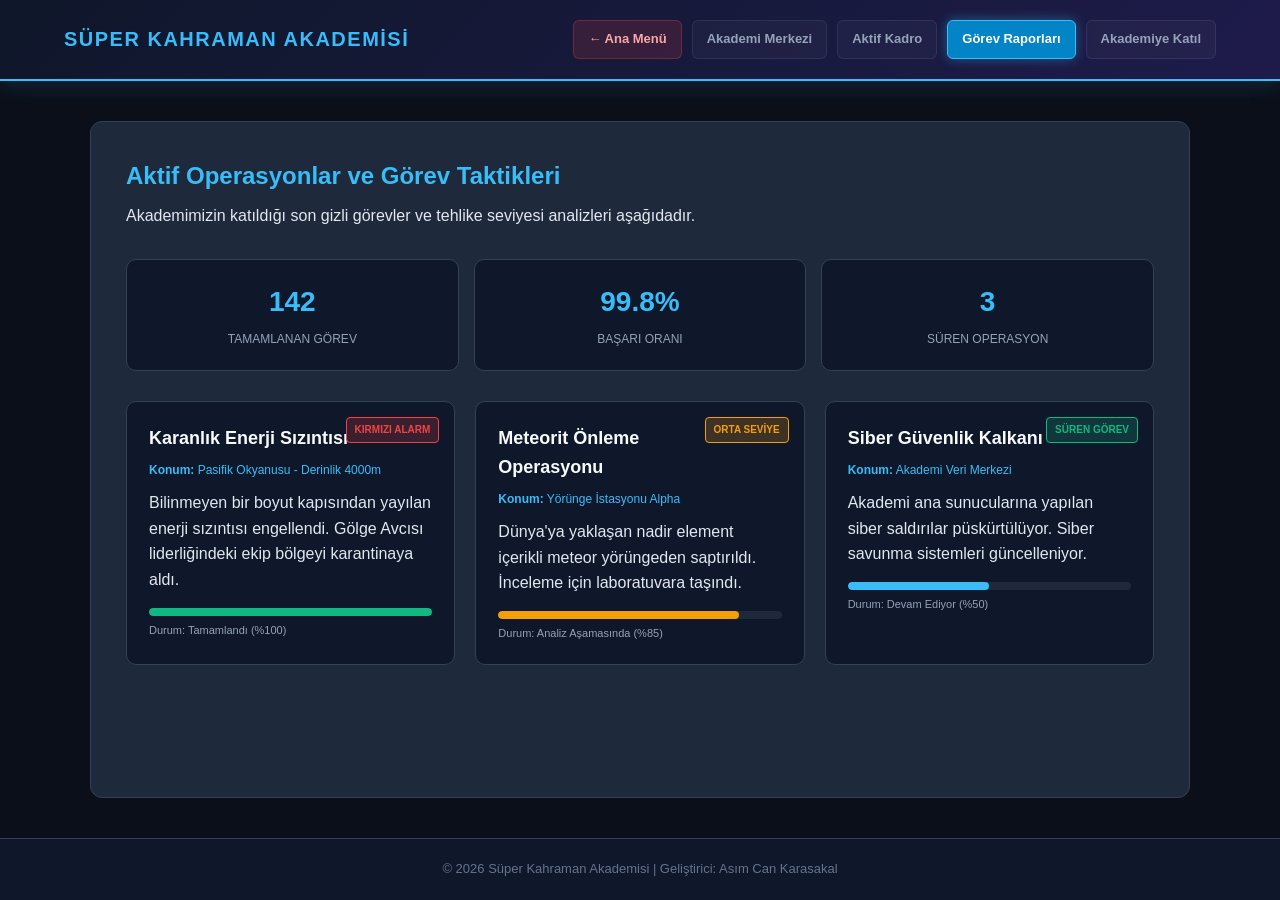
<file: proje4/gorevler.html>
<!DOCTYPE html>
<html lang="tr">
<head>
    <meta charset="UTF-8">
    <meta name="viewport" content="width=device-width, initial-scale=1.0">
    <title>Operasyon Raporları | Proje 04</title>
    <link rel="stylesheet" href="style.css">
</head>
<body>

    <header>
        <h1>SÜPER KAHRAMAN AKADEMİSİ</h1>
        <nav>
            <a href="../index.html" class="ana-menu-link">&larr; Ana Menü</a>
            <a href="index.html">Akademi Merkezi</a>
            <a href="kadro.html">Aktif Kadro</a>
            <a href="gorevler.html" class="aktif">Görev Raporları</a>
            <a href="basvuru.html">Akademiye Katıl</a>
        </nav>
    </header>

    <main>
        <section class="tam-sayfa">
            <div class="sayfa-baslik">
                <h2>Aktif Operasyonlar ve Görev Taktikleri</h2>
                <p>Akademimizin katıldığı son gizli görevler ve tehlike seviyesi analizleri aşağıdadır.</p>
            </div>

            <div class="istatistik-kutusu">
                <div class="veri-karti">
                    <span class="sayi">142</span>
                    <span class="etiket">Tamamlanan Görev</span>
                </div>
                <div class="veri-karti">
                    <span class="sayi">99.8%</span>
                    <span class="etiket">Başarı Oranı</span>
                </div>
                <div class="veri-karti">
                    <span class="sayi">3</span>
                    <span class="etiket">Süren Operasyon</span>
                </div>
            </div>

            <div class="gorev-grid">
                <article class="gorev-karti kritik">
                    <div class="rozet kritik-rozet">KIRMIZI ALARM</div>
                    <h3>Karanlık Enerji Sızıntısı</h3>
                    <p class="gorev-detay"><strong>Konum:</strong> Pasifik Okyanusu - Derinlik 4000m</p>
                    <p>Bilinmeyen bir boyut kapısından yayılan enerji sızıntısı engellendi. Gölge Avcısı liderliğindeki ekip bölgeyi karantinaya aldı.</p>
                    <div class="durum-bar"><div class="ilerleme p100"></div></div>
                    <span class="durum-yazi">Durum: Tamamlandı (%100)</span>
                </article>

                <article class="gorev-karti orta">
                    <div class="rozet orta-rozet">ORTA SEVİYE</div>
                    <h3>Meteorit Önleme Operasyonu</h3>
                    <p class="gorev-detay"><strong>Konum:</strong> Yörünge İstasyonu Alpha</p>
                    <p>Dünya'ya yaklaşan nadir element içerikli meteor yörüngeden saptırıldı. İnceleme için laboratuvara taşındı.</p>
                    <div class="durum-bar"><div class="ilerleme p85"></div></div>
                    <span class="durum-yazi">Durum: Analiz Aşamasında (%85)</span>
                </article>

                <article class="gorev-karti aktif">
                    <div class="rozet aktif-rozet">SÜREN GÖREV</div>
                    <h3>Siber Güvenlik Kalkanı</h3>
                    <p class="gorev-detay"><strong>Konum:</strong> Akademi Veri Merkezi</p>
                    <p>Akademi ana sunucularına yapılan siber saldırılar püskürtülüyor. Siber savunma sistemleri güncelleniyor.</p>
                    <div class="durum-bar"><div class="ilerleme p50"></div></div>
                    <span class="durum-yazi">Durum: Devam Ediyor (%50)</span>
                </article>
            </div>
        </section>
    </main>

    <footer>
        <p>&copy; 2026 Süper Kahraman Akademisi | Geliştirici: Asım Can Karasakal</p>
    </footer>

</body>
</html>
</file>
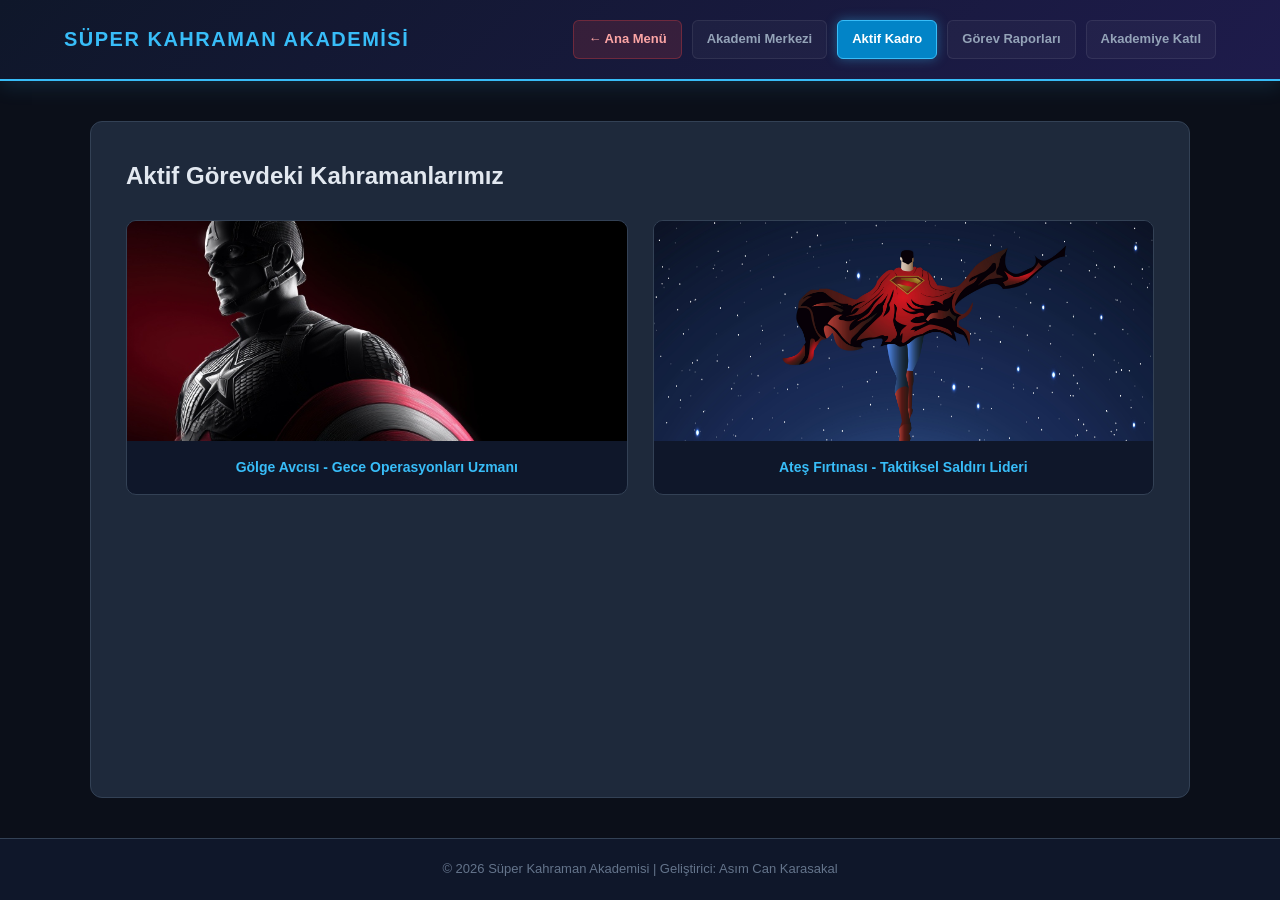
<file: proje4/kadro.html>
<!DOCTYPE html>
<html lang="tr">
<head>
    <meta charset="UTF-8">
    <meta name="viewport" content="width=device-width, initial-scale=1.0">
    <title>Akademi Kadrosu | Proje 04</title>
    <link rel="stylesheet" href="style.css">
</head>
<body>

    <header>
        <h1>SÜPER KAHRAMAN AKADEMİSİ</h1>
        <nav>
            <a href="../index.html" class="ana-menu-link">&larr; Ana Menü</a>
            <a href="index.html">Akademi Merkezi</a>
            <a href="kadro.html" class="aktif">Aktif Kadro</a>
            <a href="gorevler.html">Görev Raporları</a>
            <a href="basvuru.html">Akademiye Katıl</a>
        </nav>
    </header>

    <main>
        <section class="tam-sayfa">
            <h2>Aktif Görevdeki Kahramanlarımız</h2>
            <div class="galeri-kutusu">
                
                <figure>
                    <!-- Görsel proje4/resimler1/ klasöründen çekiliyor -->
                    <img src="resimler1/kahraman1.jpg" alt="Kahraman 1">
                    <figcaption>Gölge Avcısı - Gece Operasyonları Uzmanı</figcaption>
                </figure>

                <figure>
                    <!-- Görsel proje4/resimler1/ klasöründen çekiliyor -->
                    <img src="resimler1/kahraman2.jpg" alt="Kahraman 2">
                    <figcaption>Ateş Fırtınası - Taktiksel Saldırı Lideri</figcaption>
                </figure>

            </div>
        </section>
    </main>

    <footer>
        <p>&copy; 2026 Süper Kahraman Akademisi | Geliştirici: Asım Can Karasakal</p>
    </footer>

</body>
</html>
</file>
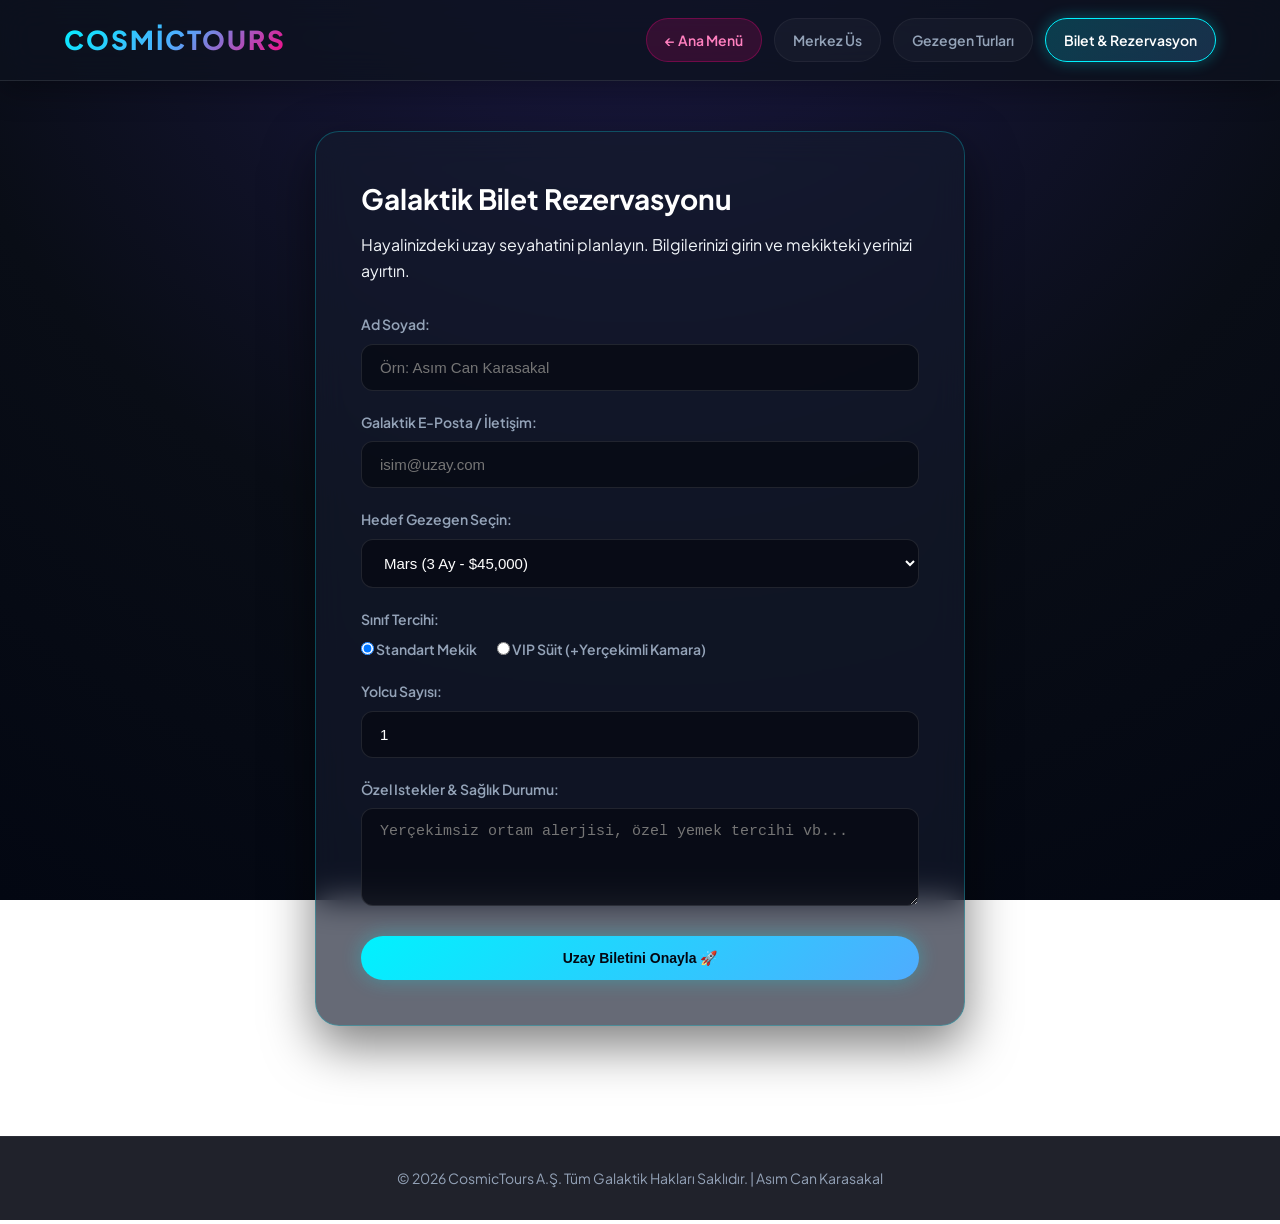
<file: proje5/rezervasyon.html>
<!DOCTYPE html>
<html lang="tr">
<head>
    <meta charset="UTF-8">
    <meta name="viewport" content="width=device-width, initial-scale=1.0">
    <title>CosmicTours | Galaktik Bilet Rezervasyonu</title>
    <link rel="stylesheet" href="style.css">
</head>
<body>

    <header>
        <h1 id="logo">CosmicTours</h1>
        <nav>
            <a href="../index.html" class="ana-menu-link">&larr; Ana Menü</a>
            <a href="index.html">Merkez Üs</a>
            <a href="turlar.html">Gezegen Turları</a>
            <a href="rezervasyon.html" class="aktif-link">Bilet & Rezervasyon</a>
        </nav>
    </header>

    <main>
        <section class="form-kapsayici">
            <h2>Galaktik Bilet Rezervasyonu</h2>
            <p>Hayalinizdeki uzay seyahatini planlayın. Bilgilerinizi girin ve mekikteki yerinizi ayırtın.</p>

            <form action="#" class="uzay-formu" onsubmit="event.preventDefault(); alert('Tebrikler! Bilet talebiniz Galaktik Merkeze iletildi.');">
                
                <div class="form-grup">
                    <label for="adsoyad">Ad Soyad:</label>
                    <input type="text" id="adsoyad" placeholder="Örn: Asım Can Karasakal" required>
                </div>

                <div class="form-grup">
                    <label for="email">Galaktik E-Posta / İletişim:</label>
                    <input type="email" id="email" placeholder="isim@uzay.com" required>
                </div>

                <div class="form-grup">
                    <label for="hedef">Hedef Gezegen Seçin:</label>
                    <select id="hedef">
                        <option value="mars">Mars (3 Ay - $45,000)</option>
                        <option value="jupiter">Jüpiter (13 Ay - $120,000)</option>
                        <option value="saturn">Satürn (3 Yıl - $210,000)</option>
                    </select>
                </div>

                <div class="form-grup">
                    <label for="sinif">Sınıf Tercihi:</label>
                    <div class="radyo-grubu">
                        <label><input type="radio" name="sinif" value="ekonomi" checked> Standart Mekik</label>
                        <label><input type="radio" name="sinif" value="VIP"> VIP Süit (+Yerçekimli Kamara)</label>
                    </div>
                </div>

                <div class="form-grup">
                    <label for="kisi">Yolcu Sayısı:</label>
                    <input type="number" id="kisi" min="1" max="5" value="1">
                </div>

                <div class="form-grup">
                    <label for="notlar">Özel Istekler & Sağlık Durumu:</label>
                    <textarea id="notlar" rows="4" placeholder="Yerçekimsiz ortam alerjisi, özel yemek tercihi vb..."></textarea>
                </div>

                <button type="submit" class="neon-buton form-buton">Uzay Biletini Onayla 🚀</button>
            </form>
        </section>
    </main>

    <footer>
        <p>&copy; 2026 CosmicTours A.Ş. Tüm Galaktik Hakları Saklıdır. | Asım Can Karasakal</p>
    </footer>

</body>
</html>
</file>
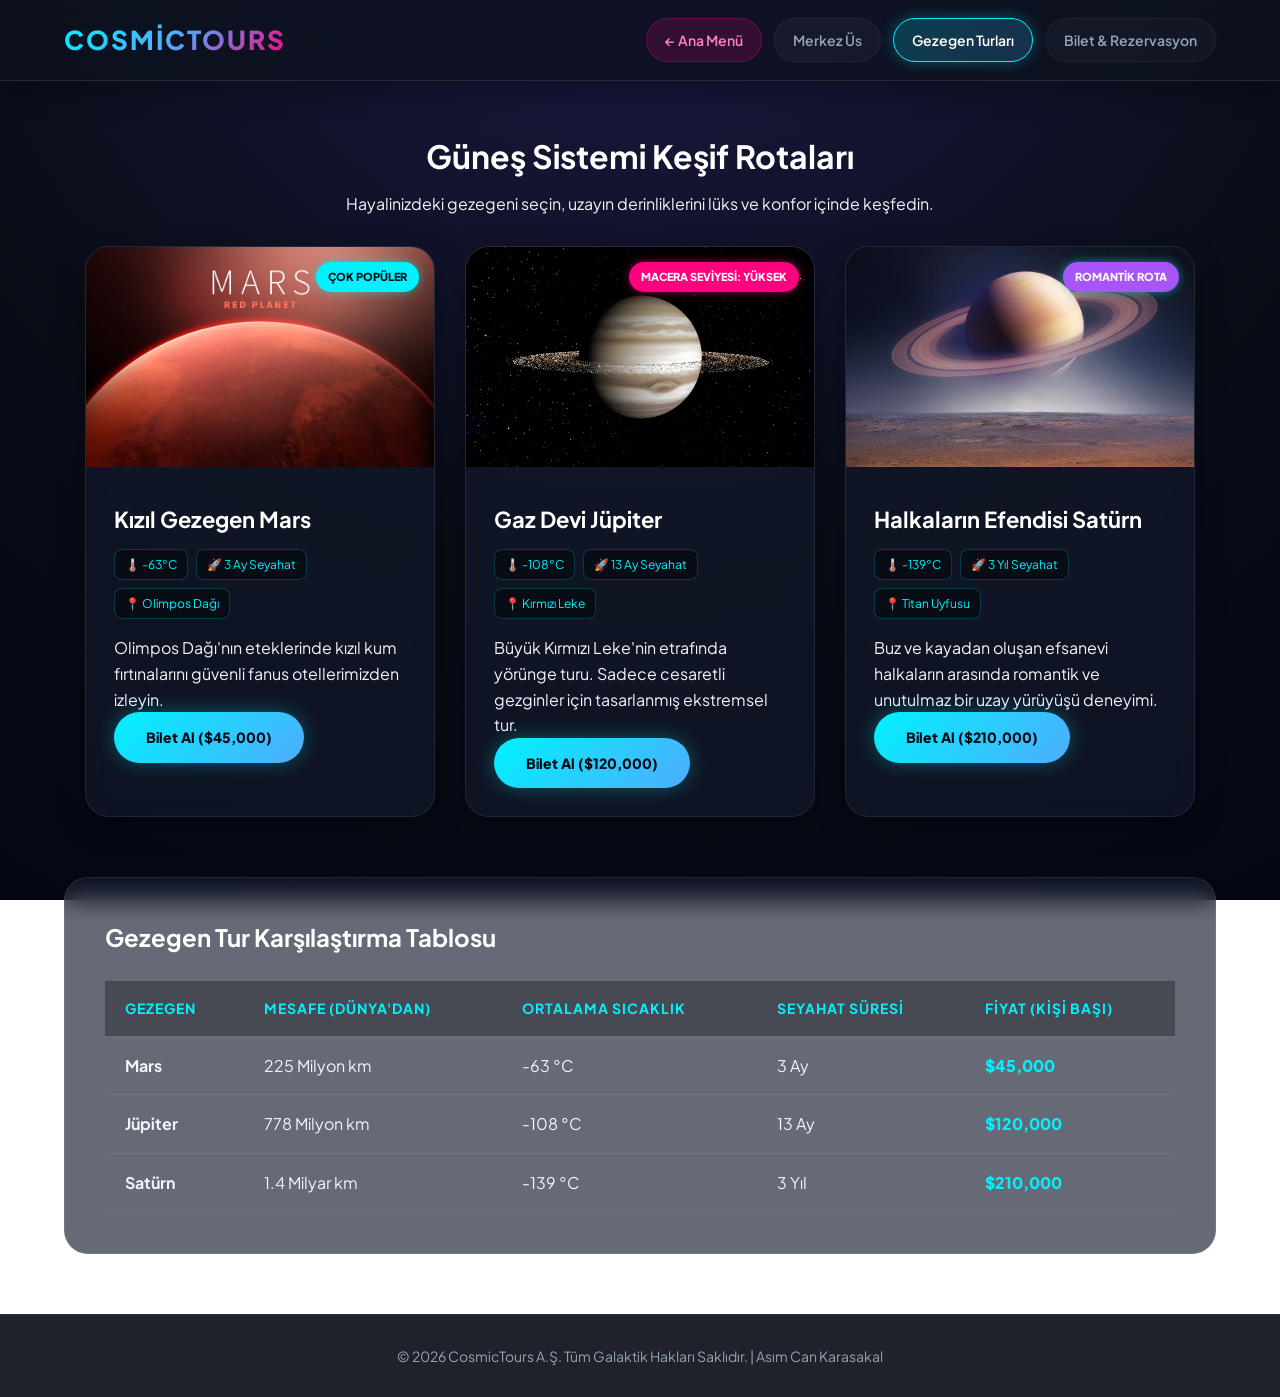
<file: proje5/turlar.html>
<!DOCTYPE html>
<html lang="tr">
<head>
    <meta charset="UTF-8">
    <meta name="viewport" content="width=device-width, initial-scale=1.0">
    <title>CosmicTours | Gezegen Turları & Karşılaştırma</title>
    <link rel="stylesheet" href="style.css">
</head>
<body>

    <header>
        <h1 id="logo">CosmicTours</h1>
        <nav>
            <a href="../index.html" class="ana-menu-link">&larr; Ana Menü</a>
            <a href="index.html">Merkez Üs</a>
            <a href="turlar.html" class="aktif-link">Gezegen Turları</a>
            <a href="rezervasyon.html">Bilet & Rezervasyon</a>
        </nav>
    </header>

    <main>
        <div class="sayfa-baslik-alani">
            <h2>Güneş Sistemi Keşif Rotaları</h2>
            <p>Hayalinizdeki gezegeni seçin, uzayın derinliklerini lüks ve konfor içinde keşfedin.</p>
        </div>

        <div class="galeri-kapsayici">
            
            <!-- 1. KART -->
            <article class="gezegen-karti">
                <div class="kart-etiket">Çok Popüler</div>
                <img src="gorseller/mars.jpg" alt="Mars Turu">
                <div class="kart-icerik">
                    <h3>Kızıl Gezegen Mars</h3>
                    <div class="teknik-ozellikler">
                        <span>🌡️ -63°C</span>
                        <span>🚀 3 Ay Seyahat</span>
                        <span>📍 Olimpos Dağı</span>
                    </div>
                    <p>Olimpos Dağı'nın eteklerinde kızıl kum fırtınalarını güvenli fanus otellerimizden izleyin.</p>
                    <a href="rezervasyon.html" class="neon-buton">Bilet Al ($45,000)</a>
                </div>
            </article>

            <!-- 2. KART -->
            <article class="gezegen-karti">
                <div class="kart-etiket efsanevi">Macera Seviyesi: Yüksek</div>
                <img src="gorseller/jupiter.jpg" alt="Jüpiter Turu">
                <div class="kart-icerik">
                    <h3>Gaz Devi Jüpiter</h3>
                    <div class="teknik-ozellikler">
                        <span>🌡️ -108°C</span>
                        <span>🚀 13 Ay Seyahat</span>
                        <span>📍 Kırmızı Leke</span>
                    </div>
                    <p>Büyük Kırmızı Leke'nin etrafında yörünge turu. Sadece cesaretli gezginler için tasarlanmış ekstremsel tur.</p>
                    <a href="rezervasyon.html" class="neon-buton">Bilet Al ($120,000)</a>
                </div>
            </article>

            <!-- 3. KART -->
            <article class="gezegen-karti">
                <div class="kart-etiket romantik">Romantik Rota</div>
                <img src="gorseller/saturn.jpg" alt="Satürn Turu">
                <div class="kart-icerik">
                    <h3>Halkaların Efendisi Satürn</h3>
                    <div class="teknik-ozellikler">
                        <span>🌡️ -139°C</span>
                        <span>🚀 3 Yıl Seyahat</span>
                        <span>📍 Titan Uyfusu</span>
                    </div>
                    <p>Buz ve kayadan oluşan efsanevi halkaların arasında romantik ve unutulmaz bir uzay yürüyüşü deneyimi.</p>
                    <a href="rezervasyon.html" class="neon-buton">Bilet Al ($210,000)</a>
                </div>
            </article>

        </div>

        <!-- Gezegen Karşılaştırma Tablosu -->
        <section class="tablo-alani">
            <h2>Gezegen Tur Karşılaştırma Tablosu</h2>
            <div class="tablo-kapsayici">
                <table>
                    <thead>
                        <tr>
                            <th>Gezegen</th>
                            <th>Mesafe (Dünya'dan)</th>
                            <th>Ortalama Sıcaklık</th>
                            <th>Seyahat Süresi</th>
                            <th>Fiyat (Kişi Başı)</th>
                        </tr>
                    </thead>
                    <tbody>
                        <tr>
                            <td><strong>Mars</strong></td>
                            <td>225 Milyon km</td>
                            <td>-63 °C</td>
                            <td>3 Ay</td>
                            <td><span class="fiyat-etiket">$45,000</span></td>
                        </tr>
                        <tr>
                            <td><strong>Jüpiter</strong></td>
                            <td>778 Milyon km</td>
                            <td>-108 °C</td>
                            <td>13 Ay</td>
                            <td><span class="fiyat-etiket">$120,000</span></td>
                        </tr>
                        <tr>
                            <td><strong>Satürn</strong></td>
                            <td>1.4 Milyar km</td>
                            <td>-139 °C</td>
                            <td>3 Yıl</td>
                            <td><span class="fiyat-etiket">$210,000</span></td>
                        </tr>
                    </tbody>
                </table>
            </div>
        </section>

    </main>

    <footer>
        <p>&copy; 2026 CosmicTours A.Ş. Tüm Galaktik Hakları Saklıdır. | Asım Can Karasakal</p>
    </footer>

</body>
</html>
</file>
<file: proje4/style.css>
* { margin: 0; padding: 0; box-sizing: border-box; font-family: 'Segoe UI', Tahoma, Geneva, Verdana, sans-serif; }
body { background-color: #0b0f19; color: #e2e8f0; display: flex; flex-direction: column; min-height: 100vh; line-height: 1.6; }

header { background: linear-gradient(135deg, #0f172a 0%, #1e1b4b 100%); border-bottom: 2px solid #38bdf8; padding: 20px 5%; display: flex; justify-content: space-between; align-items: center; box-shadow: 0 4px 20px rgba(56, 189, 248, 0.15); flex-wrap: wrap; gap: 15px; }
header h1 { font-size: 20px; font-weight: 800; color: #38bdf8; letter-spacing: 1.5px; }

nav { display: flex; gap: 10px; flex-wrap: wrap; }
nav a { color: #94a3b8; text-decoration: none; font-size: 13px; font-weight: 600; padding: 8px 14px; border-radius: 6px; background: rgba(255, 255, 255, 0.03); border: 1px solid rgba(255, 255, 255, 0.08); transition: all 0.3s ease; }
nav a:hover, nav a.aktif { color: #ffffff; background: #0284c7; border-color: #38bdf8; box-shadow: 0 0 12px rgba(56, 189, 248, 0.4); }
nav a.ana-menu-link { background: rgba(239, 68, 68, 0.15); color: #fca5a5; border-color: rgba(239, 68, 68, 0.3); }
nav a.ana-menu-link:hover { background: #dc2626; color: #ffffff; }

main { flex: 1; max-width: 1100px; width: 90%; margin: 40px auto; display: flex; gap: 30px; }
.ana-icerik { flex: 2; background: #1e293b; padding: 30px; border-radius: 12px; border: 1px solid #334155; }
.ana-icerik h2 { color: #f8fafc; margin-bottom: 15px; font-size: 24px; border-bottom: 2px solid #38bdf8; padding-bottom: 8px; display: inline-block; }
.ana-icerik article { margin-top: 25px; background: #0f172a; padding: 20px; border-radius: 8px; border-left: 4px solid #38bdf8; }
.ana-icerik article h3 { color: #38bdf8; margin-bottom: 8px; }

aside.duyurular { flex: 1; background: #1e293b; padding: 25px; border-radius: 12px; border: 1px solid #334155; height: fit-content; }
aside.duyurular h3 { color: #ef4444; margin-bottom: 15px; font-size: 18px; text-transform: uppercase; }
aside.duyurular ul { list-style: none; }
aside.duyurular li { padding: 10px 0; border-bottom: 1px solid #334155; font-size: 14px; color: #cbd5e1; }

.tam-sayfa { width: 100%; background: #1e293b; padding: 35px; border-radius: 12px; border: 1px solid #334155; }
.galeri-kutusu { display: grid; grid-template-columns: repeat(auto-fit, minmax(280px, 1fr)); gap: 25px; margin-top: 25px; }
figure { background: #0f172a; border-radius: 10px; overflow: hidden; border: 1px solid #334155; transition: transform 0.3s ease; }
figure:hover { transform: translateY(-5px); border-color: #38bdf8; }
figure img { width: 100%; height: 220px; object-fit: cover; display: block; }
figcaption { padding: 15px; text-align: center; font-weight: 600; color: #38bdf8; font-size: 14px; }

.sayfa-baslik { margin-bottom: 30px; }
.sayfa-baslik h2 { color: #38bdf8; font-size: 24px; margin-bottom: 8px; }
.istatistik-kutusu { display: grid; grid-template-columns: repeat(auto-fit, minmax(180px, 1fr)); gap: 15px; margin-bottom: 30px; }
.veri-karti { background: #0f172a; padding: 20px; border-radius: 10px; border: 1px solid #334155; text-align: center; }
.veri-karti .sayi { display: block; font-size: 28px; font-weight: 800; color: #38bdf8; }
.veri-karti .etiket { font-size: 12px; color: #94a3b8; text-transform: uppercase; }

.gorev-grid { display: grid; grid-template-columns: repeat(auto-fit, minmax(280px, 1fr)); gap: 20px; }
.gorev-karti { background: #0f172a; padding: 22px; border-radius: 10px; border: 1px solid #334155; position: relative; }
.rozet { position: absolute; top: 15px; right: 15px; font-size: 10px; font-weight: 800; padding: 4px 8px; border-radius: 4px; }
.kritik-rozet { background: rgba(239, 68, 68, 0.2); color: #ef4444; border: 1px solid #ef4444; }
.orta-rozet { background: rgba(245, 158, 11, 0.2); color: #f59e0b; border: 1px solid #f59e0b; }
.aktif-rozet { background: rgba(16, 185, 129, 0.2); color: #10b981; border: 1px solid #10b981; }

.gorev-karti h3 { font-size: 18px; color: #f8fafc; margin-bottom: 8px; padding-right: 80px; }
.gorev-detay { font-size: 12px; color: #38bdf8; margin-bottom: 10px; }
.durum-bar { background: #1e293b; height: 8px; border-radius: 4px; margin-top: 15px; overflow: hidden; }
.ilerleme { height: 100%; border-radius: 4px; }
.p100 { width: 100%; background: #10b981; }
.p85 { width: 85%; background: #f59e0b; }
.p50 { width: 50%; background: #38bdf8; }
.durum-yazi { font-size: 11px; color: #94a3b8; margin-top: 6px; display: block; }

.buton { display: inline-block; margin-top: 20px; padding: 12px 24px; background: #0284c7; color: #ffffff; text-decoration: none; font-weight: 700; border-radius: 8px; }
.buton:hover { background: #0369a1; }

footer { background: #0f172a; border-top: 1px solid #334155; text-align: center; padding: 20px; color: #64748b; font-size: 13px; margin-top: auto; }

@media (max-width: 768px) {
    main { flex-direction: column; }
    header { flex-direction: column; align-items: flex-start; }
}
</file>
<file: proje5/style.css>
/* =========================================
   1. TANIMLAMALAR VE GENEL TEMEL (RESET & VARS)
   ========================================= */
@import url('https://fonts.googleapis.com/css2?family=Plus+Jakarta+Sans:wght@400;600;700;800&display=swap');

* {
    margin: 0;
    padding: 0;
    box-sizing: border-box;
}

:root {
    --bg-dark: #080b14;
    --bg-card: rgba(20, 27, 45, 0.65);
    --border-glow: rgba(0, 242, 254, 0.25);
    --primary-cyan: #00f2fe;
    --primary-purple: #4facfe;
    --accent-magenta: #ff007f;
    --text-main: #f1f5f9;
    --text-sub: #94a3b8;
}

body {
    background: radial-gradient(circle at 50% -20%, #1e1b4b, #090d16 60%, #030712 100%);
    background-attachment: fixed;
    color: var(--text-main);
    font-family: 'Plus Jakarta Sans', sans-serif;
    line-height: 1.6;
    display: flex;
    flex-direction: column;
    min-height: 100vh;
}

main {
    flex: 1;
    width: 90%;
    max-width: 1200px;
    margin: 0 auto;
    padding-bottom: 60px;
}

/* =========================================
   2. CAM EFEKTLİ (GLASSMORPHISM) HEADER & NAV
   ========================================= */
header {
    background: rgba(13, 18, 30, 0.75);
    backdrop-filter: blur(16px);
    -webkit-backdrop-filter: blur(16px);
    padding: 18px 5%;
    display: flex;
    justify-content: space-between;
    align-items: center;
    border-bottom: 1px solid rgba(255, 255, 255, 0.1);
    position: sticky;
    top: 0;
    z-index: 100;
    box-shadow: 0 10px 30px rgba(0, 0, 0, 0.3);
}

#logo {
    background: linear-gradient(135deg, #00f2fe 0%, #4facfe 50%, #ff007f 100%);
    -webkit-background-clip: text;
    -webkit-text-fill-color: transparent;
    font-size: 26px;
    font-weight: 800;
    letter-spacing: 2px;
    text-transform: uppercase;
}

nav {
    display: flex;
    align-items: center;
    gap: 12px;
    flex-wrap: wrap;
}

nav a {
    color: var(--text-sub);
    text-decoration: none;
    font-size: 14px;
    font-weight: 600;
    padding: 10px 18px;
    border-radius: 30px;
    transition: all 0.3s cubic-bezier(0.4, 0, 0.2, 1);
    background: rgba(255, 255, 255, 0.03);
    border: 1px solid rgba(255, 255, 255, 0.05);
}

nav a.aktif-link {
    color: #ffffff;
    background: linear-gradient(135deg, rgba(0, 242, 254, 0.2), rgba(79, 172, 254, 0.2));
    border-color: var(--primary-cyan);
    box-shadow: 0 0 15px rgba(0, 242, 254, 0.3);
}

nav a.ana-menu-link {
    background: rgba(255, 0, 127, 0.15);
    color: #ff80bf;
    border-color: rgba(255, 0, 127, 0.3);
}

nav a.ana-menu-link:hover {
    background: var(--accent-magenta);
    color: #ffffff;
    box-shadow: 0 0 20px rgba(255, 0, 127, 0.6);
}

nav a:not(.ana-menu-link):hover {
    color: #ffffff;
    border-color: var(--primary-cyan);
    transform: translateY(-2px);
}

/* =========================================
   3. HERO / KARŞILAMA VE PANO ALANLARI
   ========================================= */
.karsilama-alani {
    margin: 50px auto 30px auto;
    padding: 50px;
    background: var(--bg-card);
    backdrop-filter: blur(12px);
    border-radius: 24px;
    border: 1px solid var(--border-glow);
    box-shadow: 0 20px 50px rgba(0, 0, 0, 0.4), inset 0 0 20px rgba(0, 242, 254, 0.05);
}

.rozet {
    display: inline-block;
    font-size: 12px;
    font-weight: 700;
    padding: 6px 14px;
    border-radius: 20px;
    margin-bottom: 20px;
}

.rozet-canli {
    background: rgba(255, 0, 127, 0.15);
    color: #ff4d8d;
    border: 1px solid rgba(255, 0, 127, 0.4);
    box-shadow: 0 0 10px rgba(255, 0, 127, 0.2);
}

.ana-sayfa-ozel {
    color: #ffffff;
    font-size: 36px;
    font-weight: 800;
    margin-bottom: 20px;
    background: linear-gradient(90deg, #ffffff, #94a3b8);
    -webkit-background-clip: text;
    -webkit-text-fill-color: transparent;
}

.hikaye-metni {
    font-size: 16px;
    color: var(--text-sub);
}

.hikaye-metni::first-letter {
    font-size: 55px;
    font-weight: 800;
    color: var(--primary-cyan);
    float: left;
    line-height: 1;
    margin-right: 14px;
    text-shadow: 0 0 15px rgba(0, 242, 254, 0.5);
}

.uyari-kutusu {
    color: #ff99aa;
    background: rgba(255, 0, 127, 0.08);
    padding: 16px 20px;
    border-radius: 12px;
    border-left: 4px solid var(--accent-magenta);
    margin: 25px 0;
    font-size: 14px;
}

.buton-grubu {
    display: flex;
    gap: 15px;
    flex-wrap: wrap;
    margin-top: 10px;
}

.neon-buton {
    display: inline-block;
    background: linear-gradient(135deg, var(--primary-cyan), var(--primary-purple));
    color: #030712;
    border: none;
    padding: 14px 32px;
    border-radius: 30px;
    text-decoration: none;
    font-weight: 800;
    font-size: 14px;
    transition: all 0.4s cubic-bezier(0.175, 0.885, 0.32, 1.275);
    cursor: pointer;
    box-shadow: 0 0 20px rgba(0, 242, 254, 0.3);
}

.neon-buton:hover {
    transform: translateY(-3px) scale(1.03);
    box-shadow: 0 0 30px rgba(0, 242, 254, 0.6), 0 0 50px rgba(79, 172, 254, 0.4);
    color: #000000;
}

.ikincil-buton {
    background: transparent;
    color: #ffffff;
    border: 2px solid var(--primary-cyan);
    box-shadow: none;
}

.ikincil-buton:hover {
    background: var(--primary-cyan);
    color: #030712;
    box-shadow: 0 0 25px rgba(0, 242, 254, 0.5);
}

/* Pano Kartları */
.pano-konteyner {
    display: grid;
    grid-template-columns: repeat(auto-fit, minmax(260px, 1fr));
    gap: 20px;
    margin-bottom: 50px;
}

.pano-karti {
    background: var(--bg-card);
    backdrop-filter: blur(10px);
    padding: 25px;
    border-radius: 20px;
    border: 1px solid rgba(255, 255, 255, 0.08);
    text-align: center;
    transition: transform 0.3s ease;
}

.pano-karti:hover {
    transform: translateY(-5px);
    border-color: var(--primary-cyan);
}

.pano-baslik {
    display: block;
    font-size: 12px;
    color: var(--text-sub);
    text-transform: uppercase;
    letter-spacing: 1px;
}

.pano-deger {
    display: block;
    font-size: 26px;
    font-weight: 800;
    color: #ffffff;
    margin: 8px 0;
    background: linear-gradient(90deg, #00f2fe, #4facfe);
    -webkit-background-clip: text;
    -webkit-text-fill-color: transparent;
}

.pano-alt {
    font-size: 13px;
    color: var(--primary-cyan);
}

/* =========================================
   4. GEZEGEN KARTLARI (GLOW & HOVER EFEKTLERİ)
   ========================================= */
.sayfa-baslik-alani {
    text-align: center;
    margin: 50px 0 30px 0;
}

.sayfa-baslik-alani h2 {
    font-size: 32px;
    color: #ffffff;
    margin-bottom: 8px;
}

.galeri-kapsayici {
    display: flex;
    justify-content: center;
    flex-wrap: wrap;
    gap: 30px;
    margin-bottom: 60px;
}

.gezegen-karti {
    background: var(--bg-card);
    backdrop-filter: blur(12px);
    border-radius: 24px;
    width: 350px;
    overflow: hidden;
    border: 1px solid rgba(255, 255, 255, 0.08);
    transition: all 0.4s ease;
    position: relative;
    box-shadow: 0 10px 30px rgba(0, 0, 0, 0.3);
}

.gezegen-karti:hover {
    transform: translateY(-12px);
    border-color: var(--primary-cyan);
    box-shadow: 0 20px 40px rgba(0, 242, 254, 0.2);
}

.kart-etiket {
    position: absolute;
    top: 15px;
    right: 15px;
    background: var(--primary-cyan);
    color: #030712;
    font-size: 11px;
    font-weight: 800;
    padding: 6px 12px;
    border-radius: 20px;
    text-transform: uppercase;
    z-index: 2;
    box-shadow: 0 0 10px rgba(0, 242, 254, 0.5);
}

.kart-etiket.efsanevi { background: var(--accent-magenta); color: #fff; box-shadow: 0 0 10px rgba(255, 0, 127, 0.5); }
.kart-etiket.romantik { background: #a855f7; color: #fff; }

.gezegen-karti img {
    width: 100%;
    height: 220px;
    object-fit: cover;
    transition: transform 0.5s ease;
}

.gezegen-karti:hover img {
    transform: scale(1.08);
}

.kart-icerik {
    padding: 28px;
}

.kart-icerik > h3 {
    color: #ffffff;
    font-size: 22px;
    margin-bottom: 12px;
}

.teknik-ozellikler {
    display: flex;
    gap: 8px;
    flex-wrap: wrap;
    margin-bottom: 16px;
}

.teknik-ozellikler span {
    font-size: 12px;
    background: rgba(0, 0, 0, 0.4);
    padding: 5px 10px;
    border-radius: 8px;
    color: var(--primary-cyan);
    border: 1px solid rgba(0, 242, 254, 0.2);
}

/* =========================================
   5. TABLOLAR (LUXURY TABLE DESIGN)
   ========================================= */
.tablo-alani {
    margin-top: 50px;
    background: var(--bg-card);
    backdrop-filter: blur(12px);
    padding: 40px;
    border-radius: 24px;
    border: 1px solid rgba(255, 255, 255, 0.08);
}

.tablo-alani h2 {
    color: #ffffff;
    margin-bottom: 25px;
}

.tablo-kapsayici {
    overflow-x: auto;
}

table {
    width: 100%;
    border-collapse: collapse;
    text-align: left;
}

th, td {
    padding: 16px 20px;
    border-bottom: 1px solid rgba(255, 255, 255, 0.05);
}

th {
    background-color: rgba(0, 0, 0, 0.3);
    color: var(--primary-cyan);
    font-size: 14px;
    text-transform: uppercase;
    letter-spacing: 1px;
}

tr:hover {
    background-color: rgba(0, 242, 254, 0.03);
}

.fiyat-etiket {
    color: var(--primary-cyan);
    font-weight: 800;
}

/* =========================================
   6. BİLET FORMU & SSS BÖLÜMÜ
   ========================================= */
.form-kapsayici {
    max-width: 650px;
    margin: 50px auto;
    background: var(--bg-card);
    backdrop-filter: blur(16px);
    padding: 45px;
    border-radius: 24px;
    border: 1px solid var(--border-glow);
    box-shadow: 0 20px 50px rgba(0, 0, 0, 0.5);
}

.form-kapsayici h2 {
    color: #ffffff;
    font-size: 28px;
    margin-bottom: 10px;
}

.uzay-formu {
    margin-top: 30px;
    display: flex;
    flex-direction: column;
    gap: 20px;
}

.form-grup {
    display: flex;
    flex-direction: column;
    gap: 8px;
}

.form-grup label {
    font-size: 14px;
    font-weight: 600;
    color: var(--text-sub);
}

.form-grup input[type="text"],
.form-grup input[type="email"],
.form-grup input[type="number"],
.form-grup select,
.form-grup textarea {
    background: rgba(8, 11, 20, 0.8);
    border: 1px solid rgba(255, 255, 255, 0.1);
    padding: 14px 18px;
    border-radius: 12px;
    color: #ffffff;
    font-size: 15px;
    outline: none;
    transition: all 0.3s ease;
}

.form-grup input:focus,
.form-grup select:focus,
.form-grup textarea:focus {
    border-color: var(--primary-cyan);
    box-shadow: 0 0 15px rgba(0, 242, 254, 0.3);
}

.radyo-grubu {
    display: flex;
    gap: 20px;
    font-size: 14px;
}

.form-buton {
    width: 100%;
    margin-top: 10px;
    text-align: center;
}

/* SSS Akordeon */
.sss-bolumu {
    margin-top: 50px;
}

.sss-bolumu h2 {
    color: #ffffff;
    margin-bottom: 20px;
}

.sss-kutu {
    background: var(--bg-card);
    backdrop-filter: blur(10px);
    padding: 18px 24px;
    border-radius: 14px;
    border: 1px solid rgba(255, 255, 255, 0.08);
    margin-bottom: 12px;
    cursor: pointer;
    transition: border-color 0.3s ease;
}

.sss-kutu:hover {
    border-color: var(--primary-cyan);
}

.sss-kutu summary {
    font-weight: 700;
    color: var(--primary-cyan);
}

.sss-kutu p {
    margin-top: 12px;
    font-size: 14px;
    color: var(--text-sub);
}

/* =========================================
   7. FOOTER & DİĞER
   ========================================= */
::selection {
    background-color: var(--primary-cyan);
    color: #000000;
}

footer {
    text-align: center;
    padding: 30px;
    background: rgba(8, 11, 20, 0.9);
    border-top: 1px solid rgba(255, 255, 255, 0.05);
    margin-top: auto;
    font-size: 14px;
    color: var(--text-sub);
}

@media (max-width: 768px) {
    header { flex-direction: column; text-align: center; }
    .galeri-kapsayici { flex-direction: column; align-items: center; }
    .gezegen-karti { width: 100%; }
    .karsilama-alani { padding: 30px 20px; }
}
</file>
<file: style.css>
* {
    margin: 0;
    padding: 0;
    box-sizing: border-box;
    font-family: 'Inter', system-ui, -apple-system, sans-serif;
}

body {
    background-color: #f8fafc;
    color: #0f172a;
}

/* ÜST NAVİGASYON */
.ana-nav {
    position: fixed;
    top: 0;
    left: 0;
    width: 100%;
    background: rgba(255, 255, 255, 0.9);
    backdrop-filter: blur(12px);
    display: flex;
    justify-content: space-between;
    align-items: center;
    padding: 16px 5%;
    z-index: 9999;
    border-bottom: 1px solid #e2e8f0;
}

.logo {
    font-size: 18px;
    font-weight: 800;
    color: #0f172a;
}

.nav-links {
    display: flex;
    gap: 12px;
}

.nav-links a {
    color: #475569;
    text-decoration: none;
    font-size: 13.5px;
    font-weight: 600;
    padding: 8px 14px;
    border-radius: 8px;
    background: #f1f5f9;
    transition: all 0.2s ease;
}

.nav-links a:hover {
    color: #0f172a;
    background: #e2e8f0;
}

/* KAYAN BANT */
.kayan-bant-kapsayici {
    margin-top: 60px;
    background: #0f172a;
    overflow: hidden;
    white-space: nowrap;
    padding: 8px 0;
}

.kayan-bant-icerik {
    display: inline-block;
    animation: kayanYazi 25s linear infinite;
}

.kayan-bant-icerik span {
    font-size: 12px;
    font-weight: 700;
    color: #38bdf8;
    margin-right: 40px;
}

@keyframes kayanYazi {
    0% { transform: translateX(0); }
    100% { transform: translateX(-50%); }
}

/* KART MENÜ ALANI */
.hero-bolumu {
    max-width: 1100px;
    margin: 40px auto 60px auto;
    padding: 0 20px;
}

.hero-baslik-alani {
    margin-bottom: 30px;
}

.hero-baslik-alani h1 {
    font-size: 32px;
    font-weight: 800;
    color: #0f172a;
}

.hero-baslik-alani p {
    color: #64748b;
    font-size: 15px;
    margin-top: 6px;
}

.proje-kart-grid {
    display: grid;
    grid-template-columns: repeat(auto-fit, minmax(250px, 1fr));
    gap: 24px;
}

.proje-kart {
    background: #ffffff;
    border-radius: 16px;
    overflow: hidden;
    border: 1px solid #e2e8f0;
    box-shadow: 0 4px 20px rgba(0, 0, 0, 0.04);
    transition: transform 0.3s ease, box-shadow 0.3s ease;
}

.proje-kart:hover {
    transform: translateY(-6px);
    box-shadow: 0 12px 30px rgba(0, 0, 0, 0.08);
}

.kart-resim img {
    width: 100%;
    height: 180px;
    object-fit: cover;
}

.kart-icerik {
    padding: 20px;
}

.kart-kategori {
    font-size: 11px;
    font-weight: 800;
    color: #2563eb;
    display: block;
    margin-bottom: 6px;
}

.kart-icerik h3 {
    font-size: 18px;
    font-weight: 700;
    color: #0f172a;
    margin-bottom: 8px;
}

.kart-icerik p {
    font-size: 13px;
    color: #64748b;
    line-height: 1.5;
    margin-bottom: 18px;
}

.kart-btn {
    display: inline-block;
    background: #0f172a;
    color: #ffffff;
    padding: 10px 16px;
    border-radius: 8px;
    font-size: 13px;
    font-weight: 600;
    text-decoration: none;
    transition: background 0.2s ease;
}

.kart-btn:hover {
    background: #2563eb;
}
</file>
